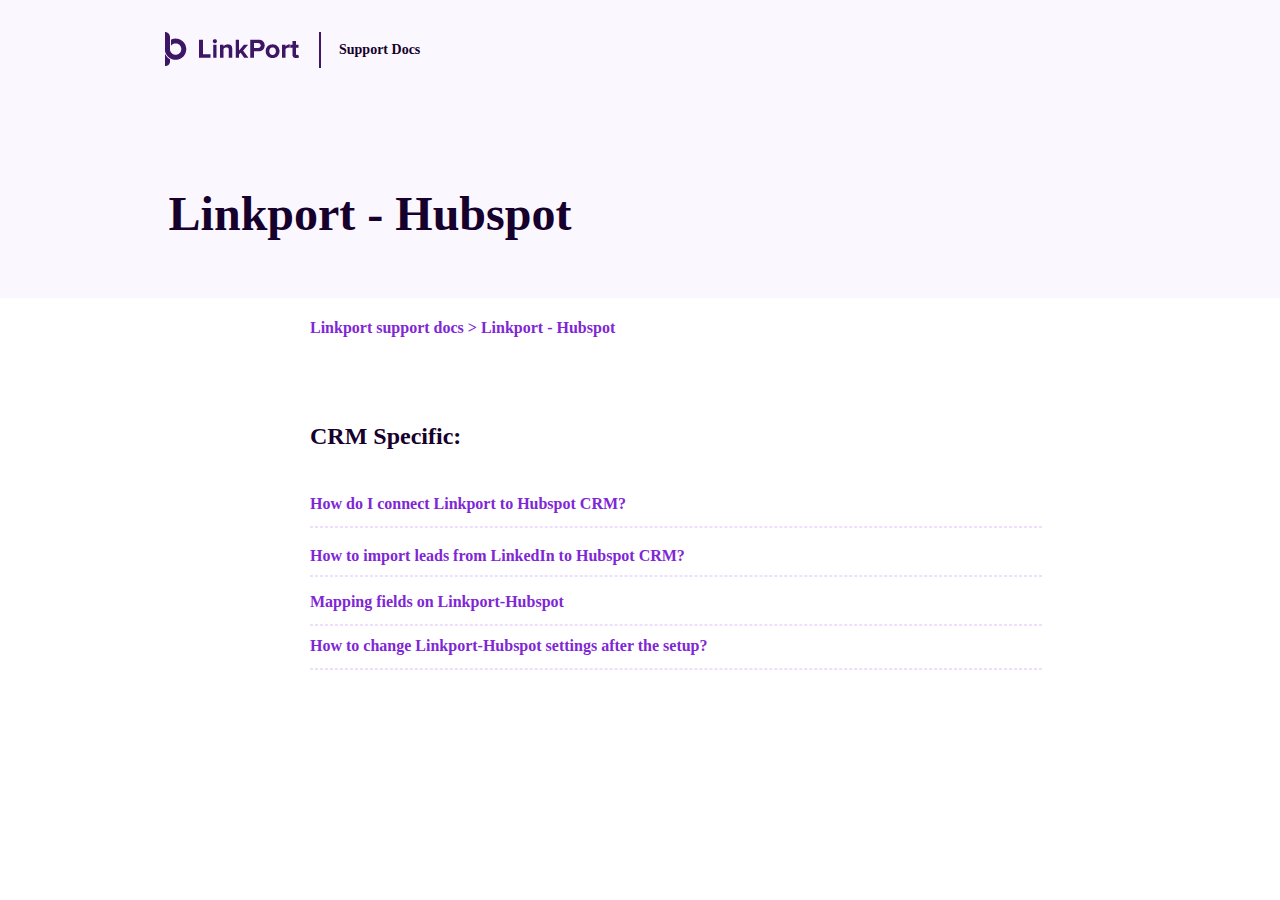
<file: crm-hobspot/index.html>
<!DOCTYPE html>
<html lang="en">
<head>
    <meta charset="UTF-8">
    <meta http-equiv="X-UA-Compatible" content="IE=edge">
    <meta name="viewport" content="width=device-width, initial-scale=1.0">
    <title>CRM-Hubspot</title>
    <link rel="stylesheet" href="styles.css">
</head>
<body>
    <!-- Heading -->
    <div class="block1">
    <div class="header"><img src="image.png" alt=""></div>
    <div class="vector"></div>
    <div class="supportDocs">Support Docs</div>
    <h1 id="heading">Linkport - Hubspot
    </div>

    <!-- Navigation -->

    <div class="navigate">
        <a href="#">Linkport support docs</a> > Linkport - Hubspot
    </div>

    <!-- Content -->
        
        <div class="text-style">CRM Specific:</div>

        <div class="item1">
        <a href="#" >How do I connect Linkport to Hubspot CRM?</a></div>
        <div class="line-dotted1"></div>
        <div class="item2">
        <a  href="#">How to import leads from LinkedIn to Hubspot CRM?</a></div>
        <div class="line-dotted2"></div> 
        <div class="item3">
        <a  href="#">Mapping fields on Linkport-Hubspot</a></div>
        <div class="line-dotted3"></div>
        <div class="item4">
        <a  href="#">How to change Linkport-Hubspot settings after the setup?</a></div>
        <div class="line-dotted4"></div>
        
      
    

    
</body>
</html>
</file>
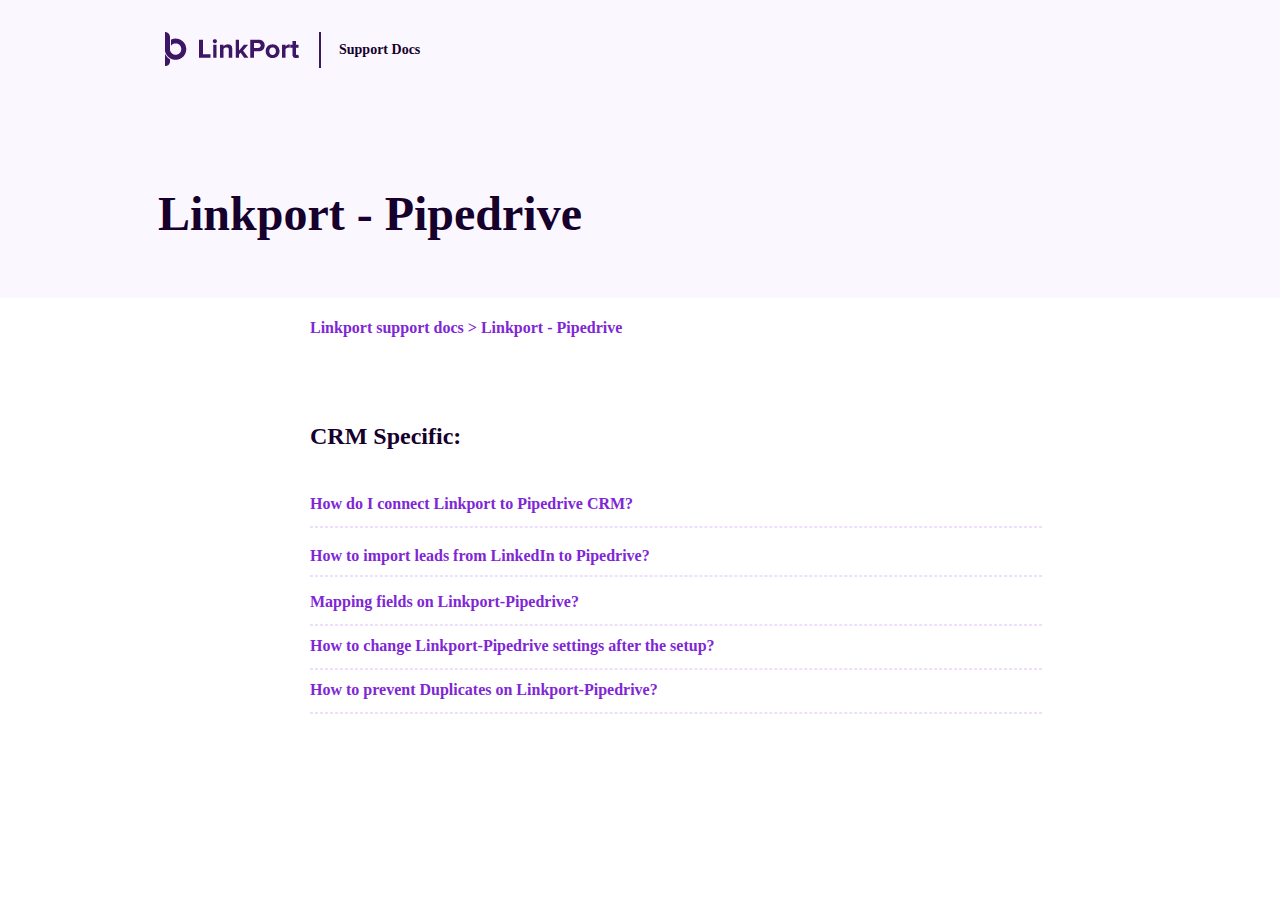
<file: crm-pipedrive/index.html>
<!DOCTYPE html>
<html lang="en">
<head>
    <meta charset="UTF-8">
    <meta http-equiv="X-UA-Compatible" content="IE=edge">
    <meta name="viewport" content="width=device-width, initial-scale=1.0">
    <title>CRM-Pipedrive</title>
    <link rel="stylesheet" href="styles.css">
</head>
<body>
    <!-- Heading -->
    <div class="block1">
    <div class="header"><img src="image.png" alt=""></div>
    <div class="vector"></div>
    <div class="supportDocs">Support Docs</div>
    <h1 id="heading">Linkport - Pipedrive</h1>
    </div>

    <!-- Navigation -->

    <div class="navigate">
        <a href="#">Linkport support docs</a> > Linkport - Pipedrive
    </div>

    <!-- Content -->
        
        <div class="text-style">CRM Specific:</div>

        <div class="item1">
        <a href="#" >How do I connect Linkport to Pipedrive CRM?</a></div>
        <div class="line-dotted1"></div>
        <div class="item2">
        <a  href="#">How to import leads from LinkedIn to Pipedrive?</a></div>
        <div class="line-dotted2"></div> 
        <div class="item3">
        <a  href="#">Mapping fields on Linkport-Pipedrive?</a></div>
        <div class="line-dotted3"></div>
        <div class="item4">
        <a  href="#">How to change Linkport-Pipedrive settings after the setup?</a></div>
        <div class="line-dotted4"></div>
        <div class="item5">
        <a  href="#">How to prevent Duplicates on Linkport-Pipedrive?</a></div>
        <div class="line-dotted5"></div>
      
    

    
</body>
</html>
</file>
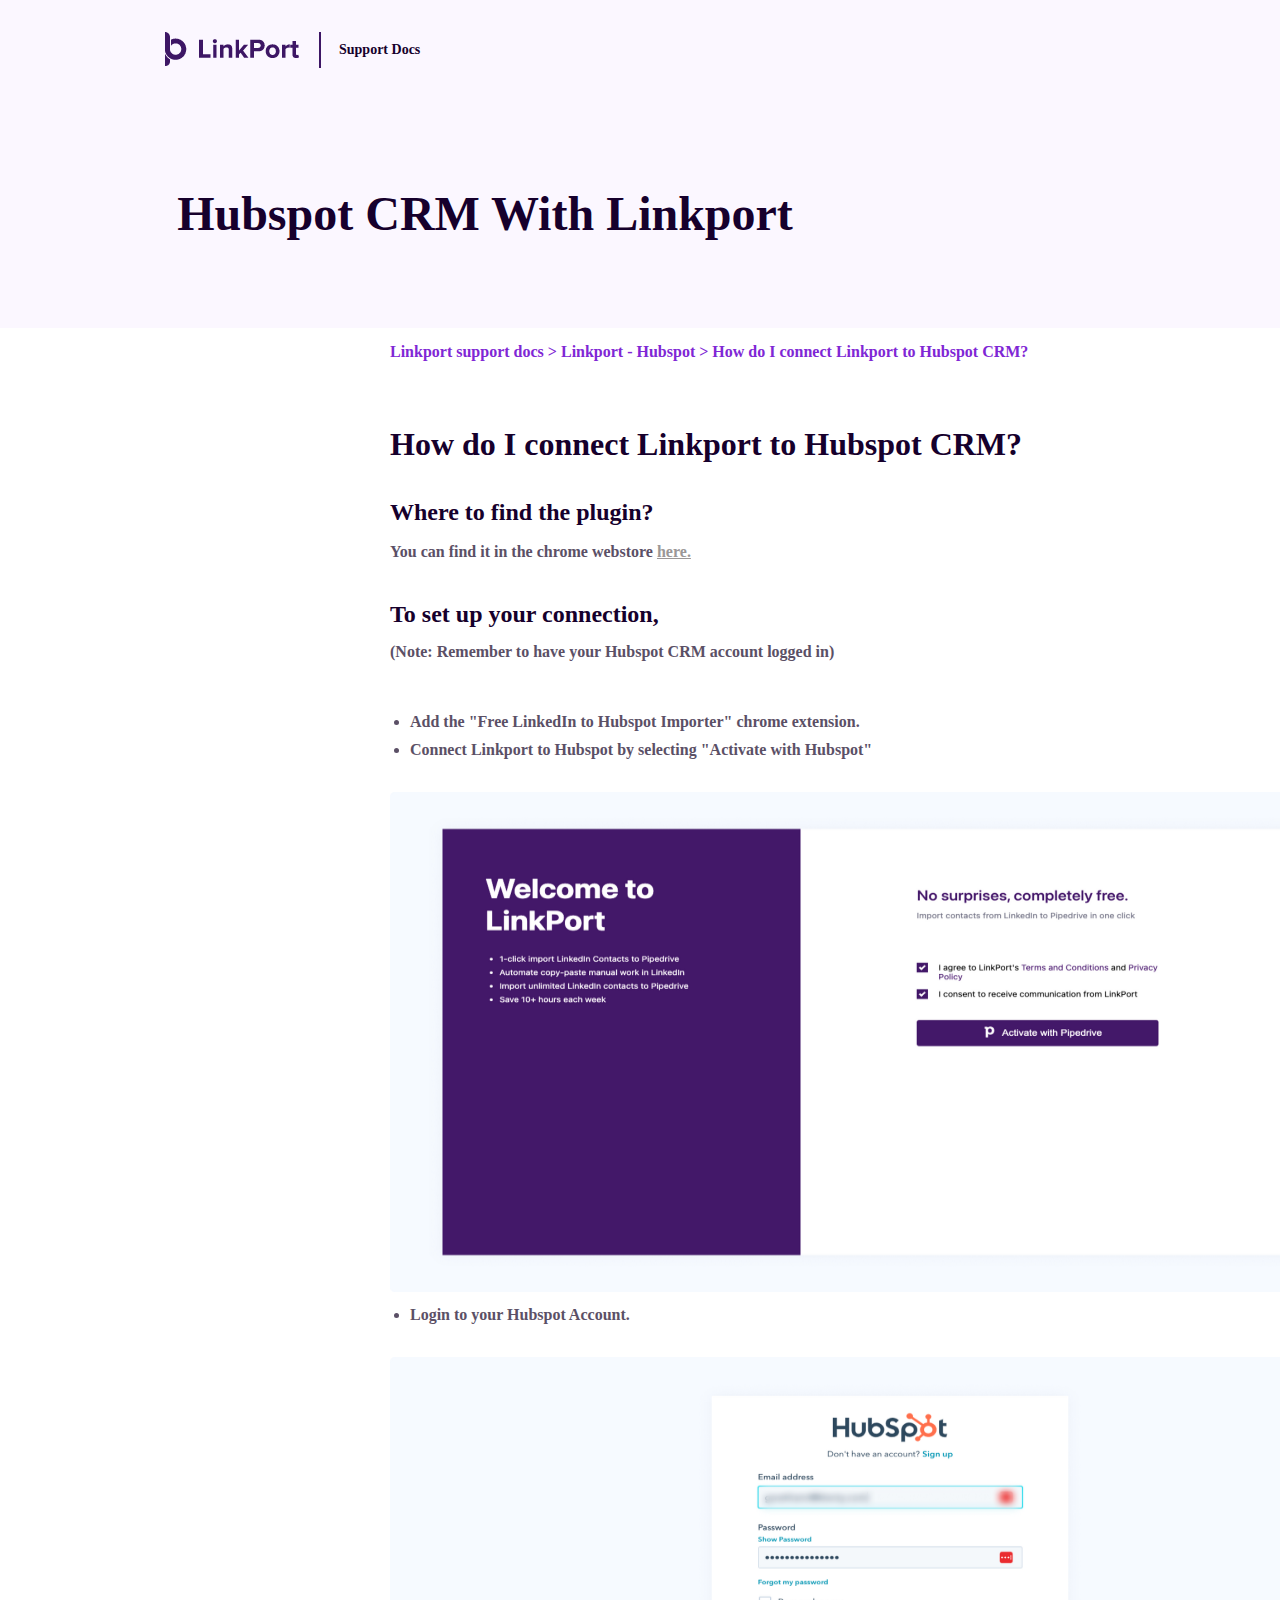
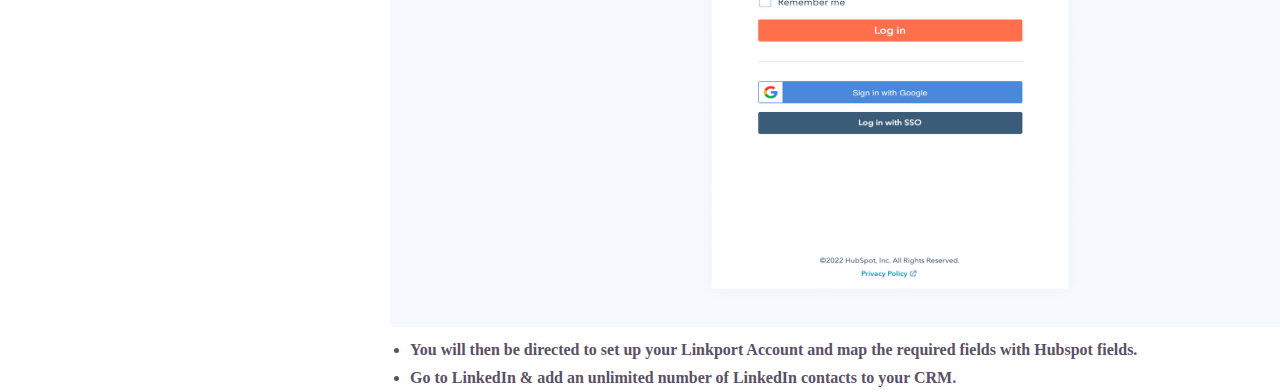
<file: hubspot-docs /query1/index.html>
<!DOCTYPE html>
<html lang="en">
<head>
    <meta charset="UTF-8">
    <meta http-equiv="X-UA-Compatible" content="IE=edge">
    <meta name="viewport" content="width=device-width, initial-scale=1.0">
    <title>hubspotQ1</title>
    <link rel="stylesheet" href="style.css">
</head>
<body>
    <!-- Heading -->
    <div class="block1">
        <div class="header"><img src="image.png" alt=""></div>
        <div class="vector"></div>
        <div class="supportDocs">Support Docs</div>
        <h1 id="heading">Hubspot CRM With Linkport
        </div>

      <!-- Navigation -->

      <div class="navigate">
        <a href="#">Linkport support docs</a> > <a href="#">Linkport - Hubspot</a> > How do I connect Linkport to Hubspot CRM?
    </div>
    
    <!-- Content -->

    <div class="heading1">How do I connect Linkport to Hubspot CRM?</div>

    <div class="text1">
        Where to find the plugin?
    </div><p class="p1">You can find it in the chrome webstore <a id="here" href="">here.</a></p>

    <div class="text2">
        To set up your connection, 
    </div><p class="p2">(<b>Note:</b> Remember to have your Hubspot CRM account logged in)</p>


    <ul class="p3">
        <li>Add the "Free LinkedIn to Hubspot Importer" chrome extension.</li>
        <li>Connect Linkport to Hubspot by selecting "Activate with Hubspot"</li><br>
        <img id="pipe" width="1000px" height="500px" src="pipestart.png" alt="">
        <li>Login to your Hubspot Account.</li><br>
        <img id="pipe" width="1000px" height="570px" src="q.png" alt="">
        <li>You will then be directed to set up your Linkport Account and map the required fields with Hubspot fields.</li>
        <li>Go to LinkedIn & add an unlimited number of LinkedIn contacts to your CRM.</li>
    </ul>
   




    
</body>
</html>
</file>
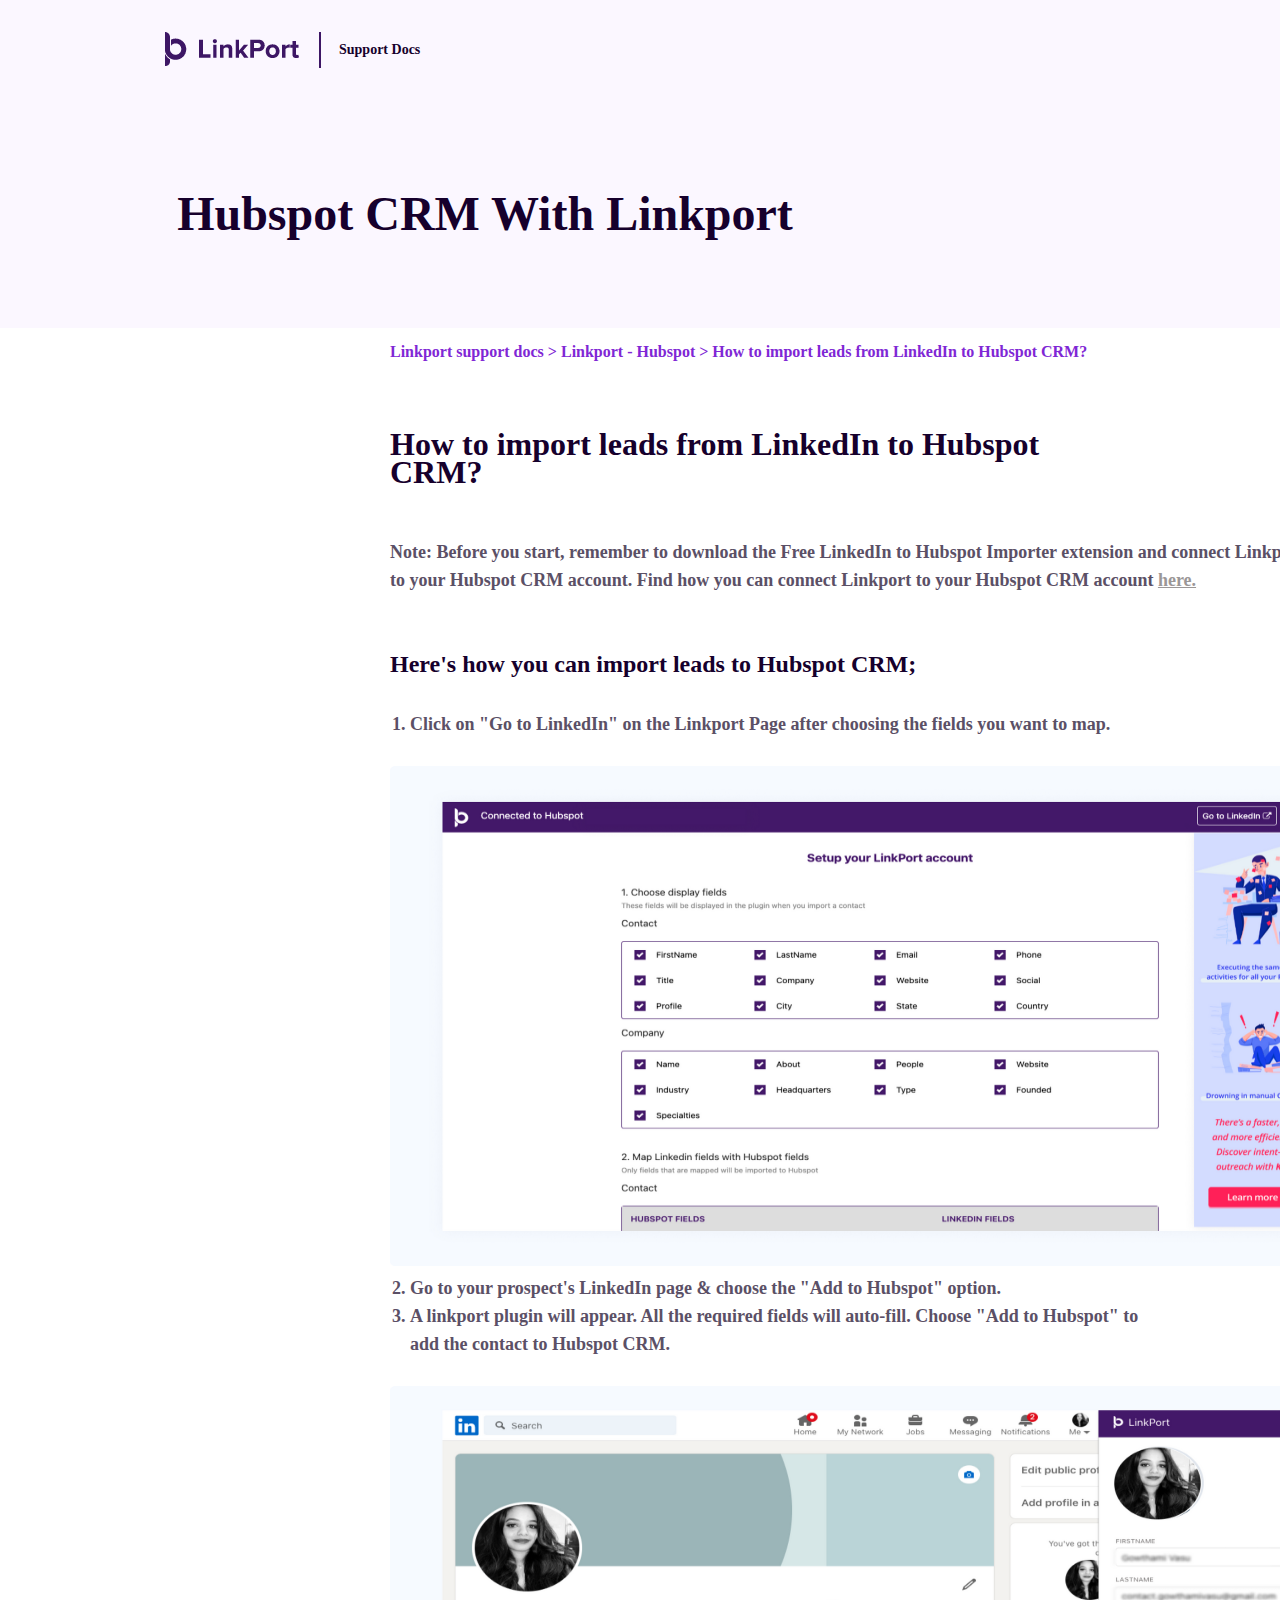
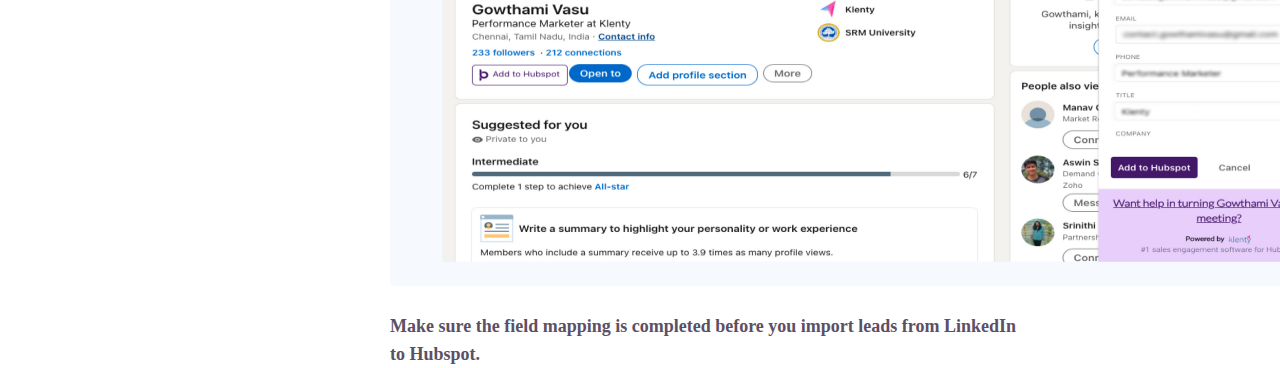
<file: hubspot-docs /query2/index.html>
<!DOCTYPE html>
<html lang="en">
<head>
    <meta charset="UTF-8">
    <meta http-equiv="X-UA-Compatible" content="IE=edge">
    <meta name="viewport" content="width=device-width, initial-scale=1.0">
    <title>hubspotQ2</title>
    <link rel="stylesheet" href="style.css">
</head>
<body>
     <!-- Heading -->
     <div class="block1">
        <div class="header"><img src="image.png" alt=""></div>
        <div class="vector"></div>
        <div class="supportDocs">Support Docs</div>
        <h1 id="heading">Hubspot CRM With Linkport
        </div>

        <!-- Navigation -->

      <div class="navigate">
        <a href="#">Linkport support docs</a> > <a href="#">Linkport - Hubspot</a> > How to import leads from LinkedIn to Hubspot CRM?
    </div>


    <!-- Content -->

    <div class="heading1">How to import leads from LinkedIn to Hubspot CRM?</div>
    <div class="text1">Note: Before you start, remember to download the Free LinkedIn to Hubspot Importer extension and connect Linkport to your Hubspot CRM account. Find how you can connect Linkport to your Hubspot CRM account <a id="here" href="">here.</a></div>
    

    <div class="text2">
        Here's how you can import leads to Hubspot CRM;
    </div>

    <ol class="p3">
        <li>Click on "Go to LinkedIn" on the Linkport Page after choosing the fields you want to map.</li><br>
        <img id="pipe" width="1000px" height="500px" src="1.png" alt="">
        <li>Go to your prospect's LinkedIn page & choose the "Add to Hubspot" option.</li>
        <li>A linkport plugin will appear. All the required fields will auto-fill. Choose "Add to Hubspot" to add the contact to Hubspot CRM.</li><br>
        <img id="pipe" width="1000px" height="500px" src="2.png" alt="">
        <p id="pipe1"><b>Make sure the field mapping is completed before you import leads from LinkedIn to Hubspot.</b></p>
    </ol>




</body>
</html>
</file>
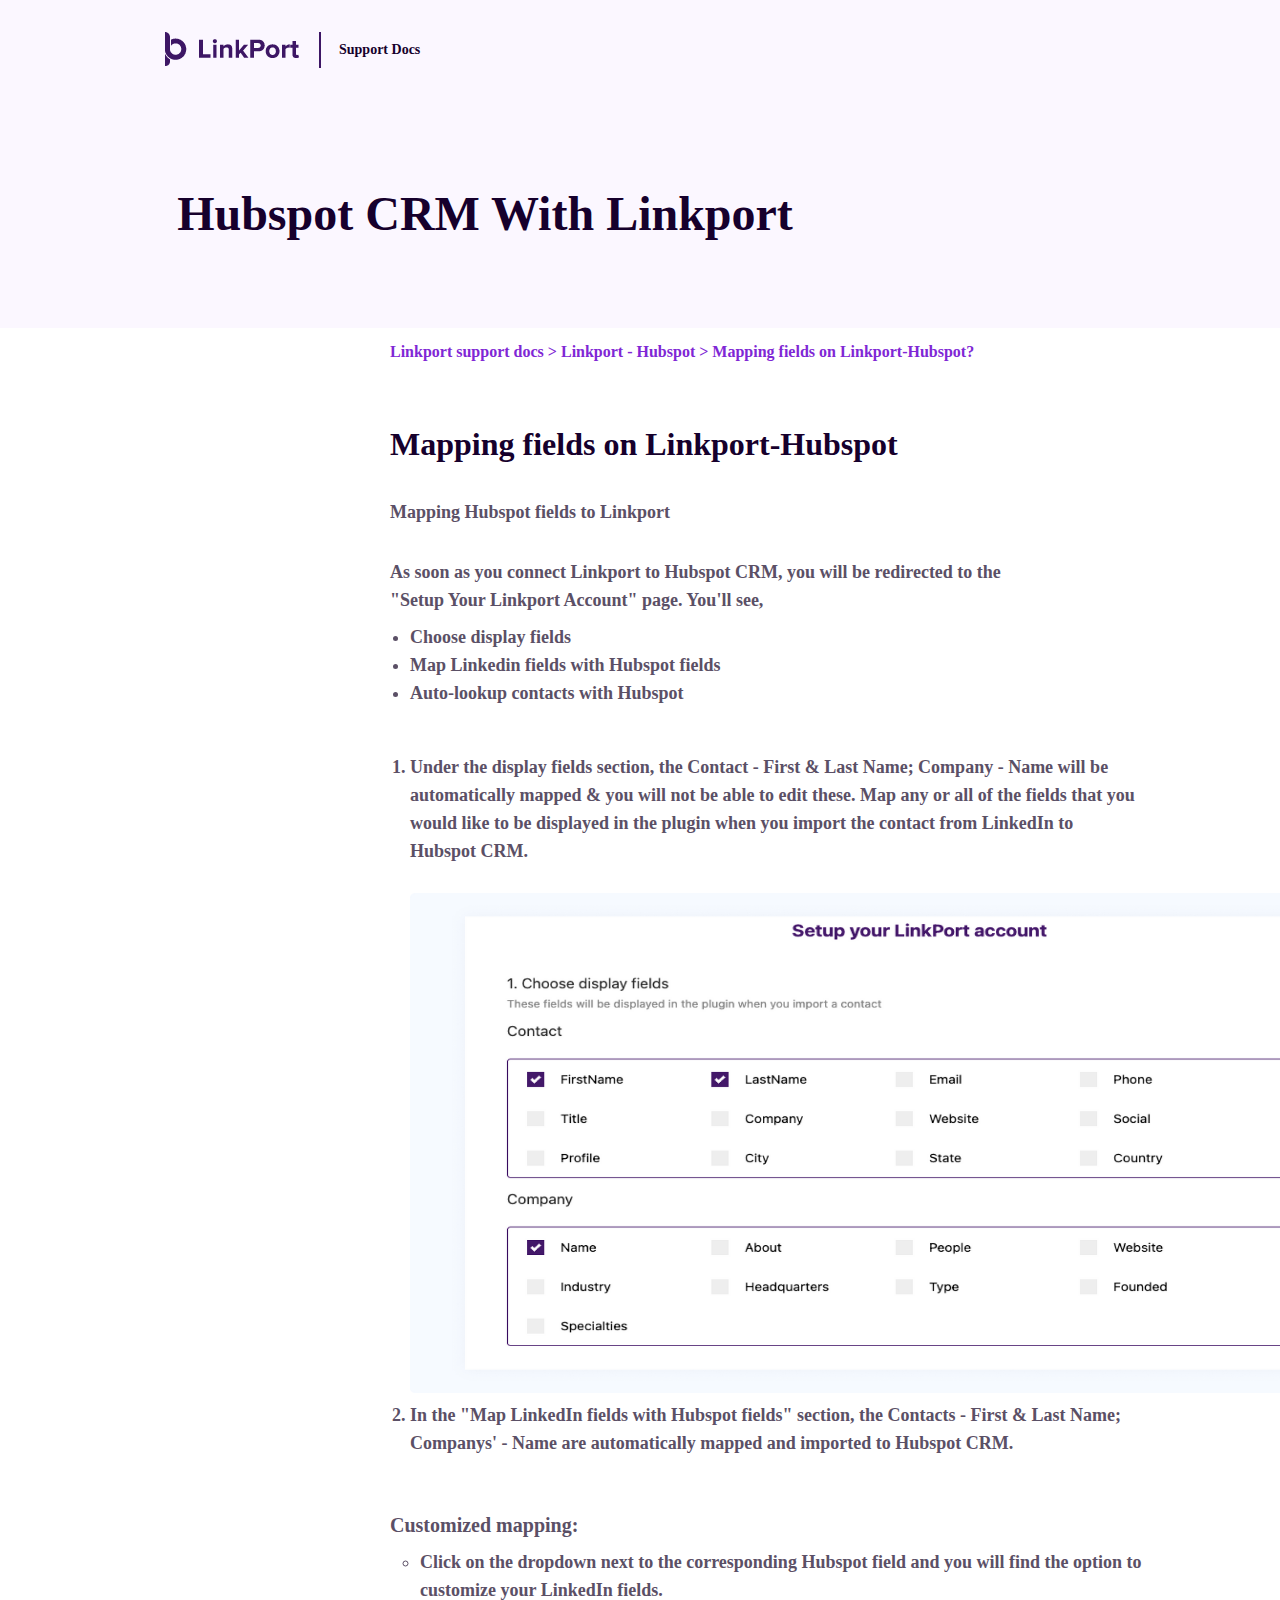
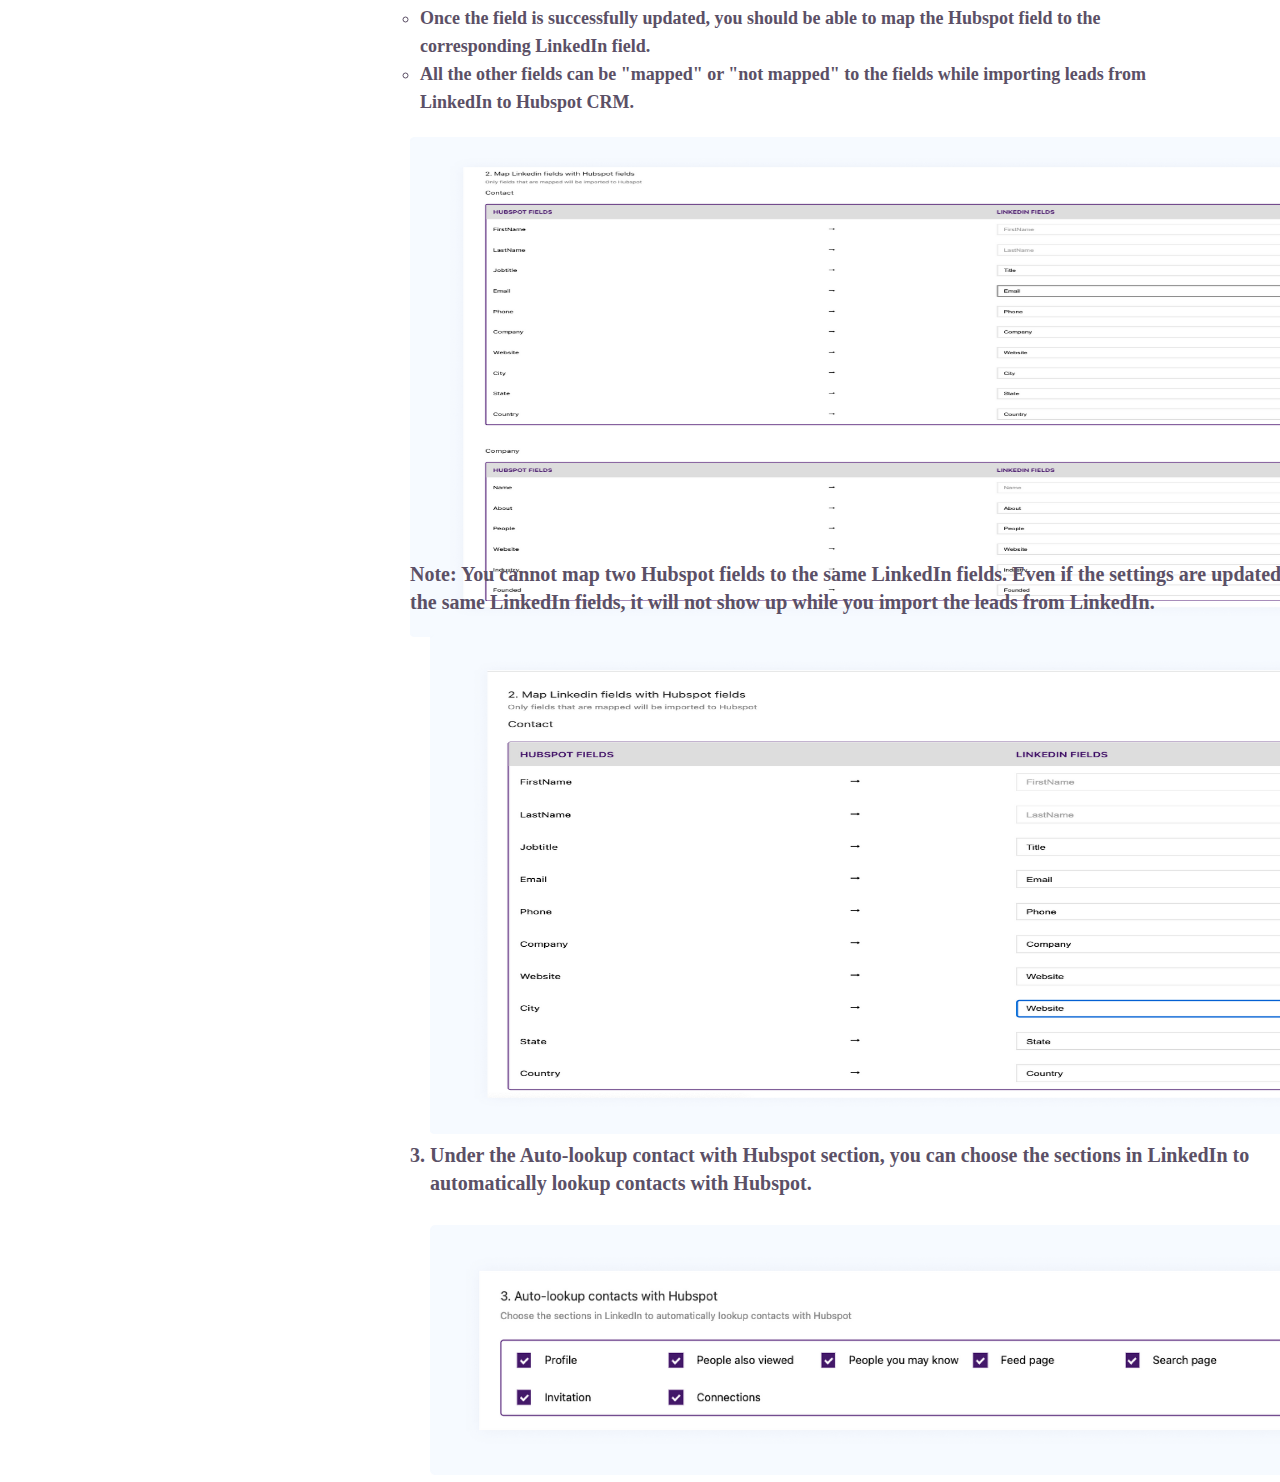
<file: hubspot-docs /query3/index.html>
<!DOCTYPE html>
<html lang="en">
<head>
    <meta charset="UTF-8">
    <meta http-equiv="X-UA-Compatible" content="IE=edge">
    <meta name="viewport" content="width=device-width, initial-scale=1.0">
    <title>hubspotQ3</title>
    <link rel="stylesheet" href="style.css">
</head>
<body>
   <!-- Heading -->
   <div class="block1">
    <div class="header"><img src="image.png" alt=""></div>
    <div class="vector"></div>
    <div class="supportDocs">Support Docs</div>
    <h1 id="heading">Hubspot CRM With Linkport
    </div>

    <!-- Navigation -->

    <div class="navigate">
        <a href="#">Linkport support docs</a> > <a href="#">Linkport - Hubspot</a> > Mapping fields on Linkport-Hubspot?
    </div>


    <!-- Content -->

    <div class="heading1">Mapping fields on Linkport-Hubspot</div>

    <div class="text1">Mapping Hubspot fields to Linkport</div>

    <div class="text2">As soon as you connect Linkport to Hubspot CRM, you will be redirected to the "Setup Your Linkport Account" page. You'll see, </div>

    <ul class="p3">
        <li>Choose display fields </li>
        <li>Map Linkedin fields with Hubspot fields</li>
        <li>Auto-lookup contacts with Hubspot</li>
    </ul>

    <ol class="p4">
        <li>Under the display fields section, the Contact - First & Last Name; Company - Name will be automatically mapped & you will not be able to edit these. Map any or all of the fields that you would like to be displayed in the plugin when you import the contact from LinkedIn to Hubspot CRM. </li><br>
        <img id="pipe" width="1000px" height="500px" src="1.png" alt="">
        <li>In the "Map LinkedIn fields with Hubspot fields" section, the Contacts - First & Last Name; Companys' - Name are automatically mapped and imported to Hubspot CRM. </li>
        <div class="text3">Customized mapping:</div>
        <ul class="p5">
            <li>Click on the dropdown next to the corresponding Hubspot field and you will find the option to customize your LinkedIn fields.</li>
            <li>Once the field is successfully updated, you should be able to map the Hubspot field to the corresponding LinkedIn field.</li>
            <li>All the other fields can be "mapped" or "not mapped" to the fields while importing leads from LinkedIn to Hubspot CRM.</li>
        </ul><br><br><br><br><br><br><br><br><br><br>
        <img id="pipe" width="1000px" height="500px" src="2.png" alt="">
    </ol>
    

    <div class="text4">Note: You cannot map two Hubspot fields to the same LinkedIn fields. Even if the settings are updated to the same LinkedIn fields, it will not show up while you import the leads from LinkedIn.</div>
    <ol start="3" class="p6">
    <img id="pipe" width="1000px" height="500px" src="3.png" alt="">
    <li>Under the Auto-lookup contact with Hubspot section, you can choose the sections in LinkedIn to automatically lookup contacts with Hubspot.</li>
    <br><img id="pipe" width="1000px" height="250px" src="4.png" alt="">
    </ol>

</body>
</html>
</file>
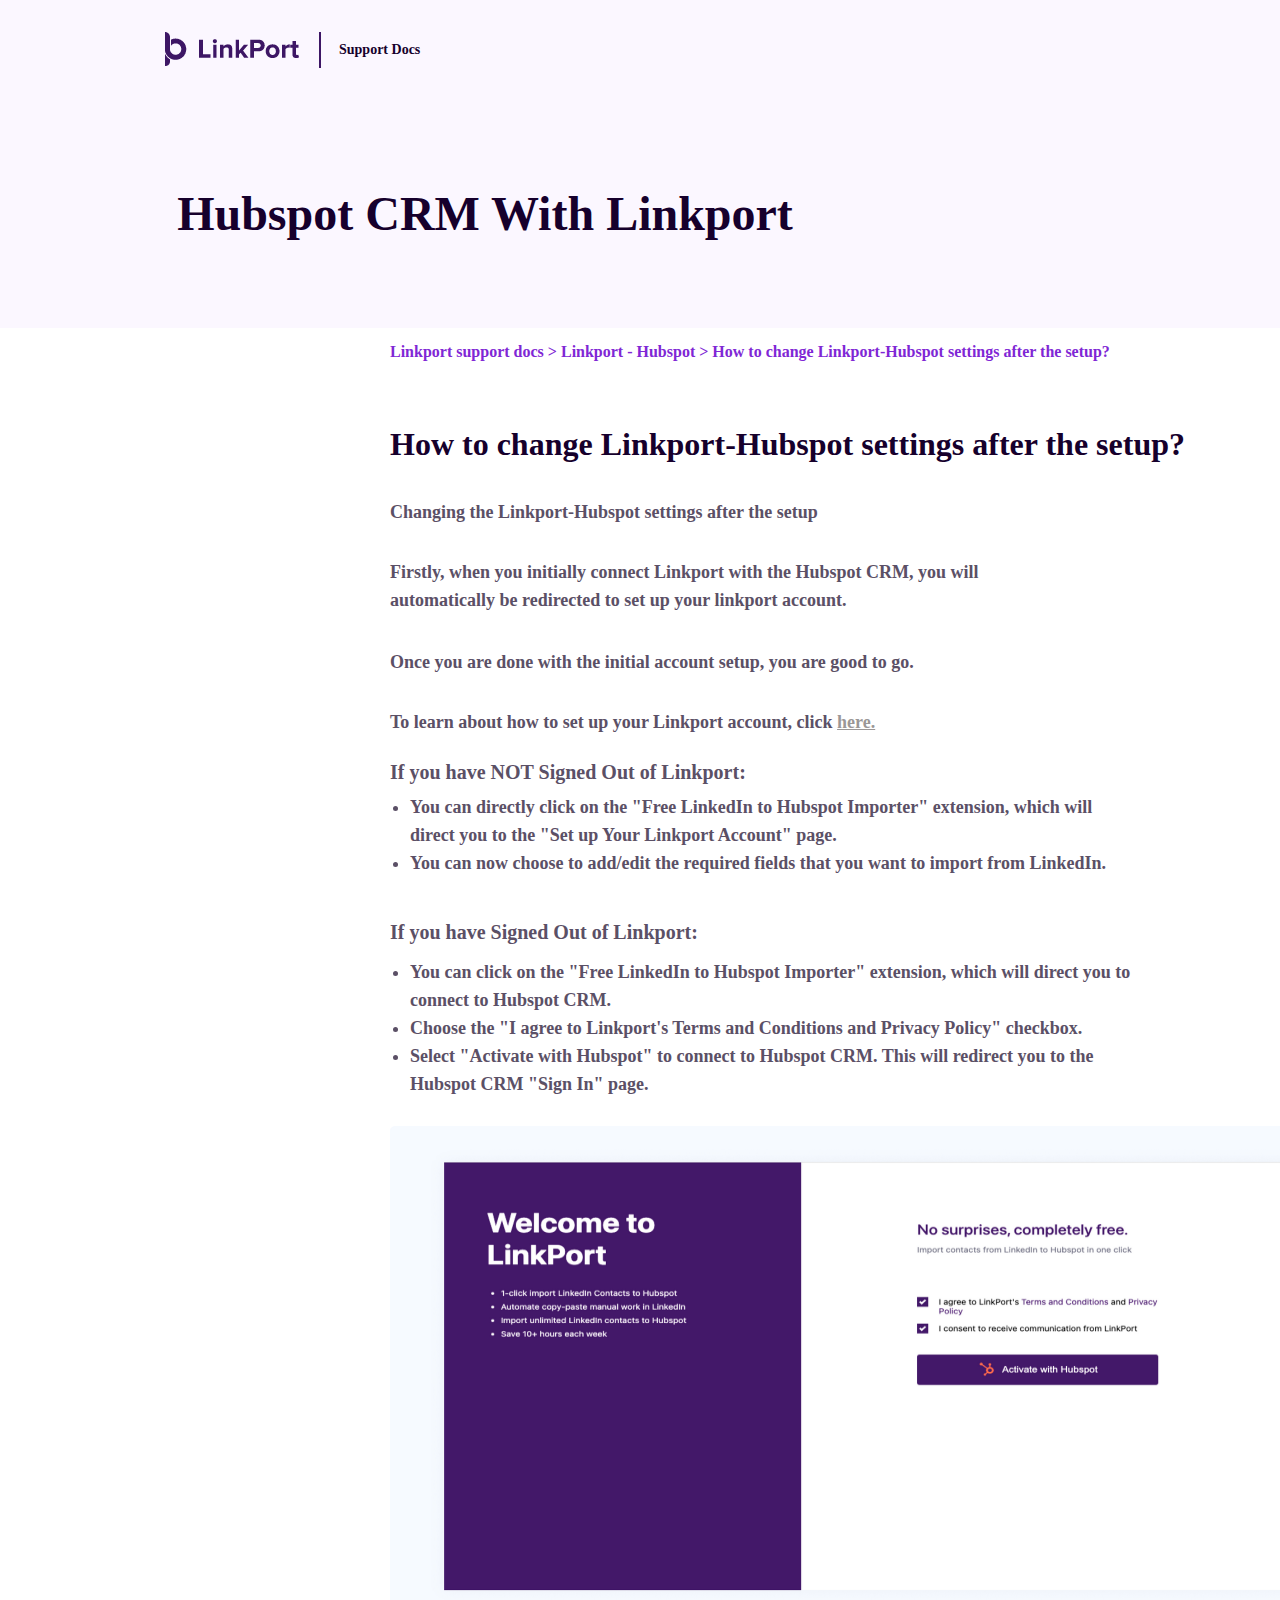
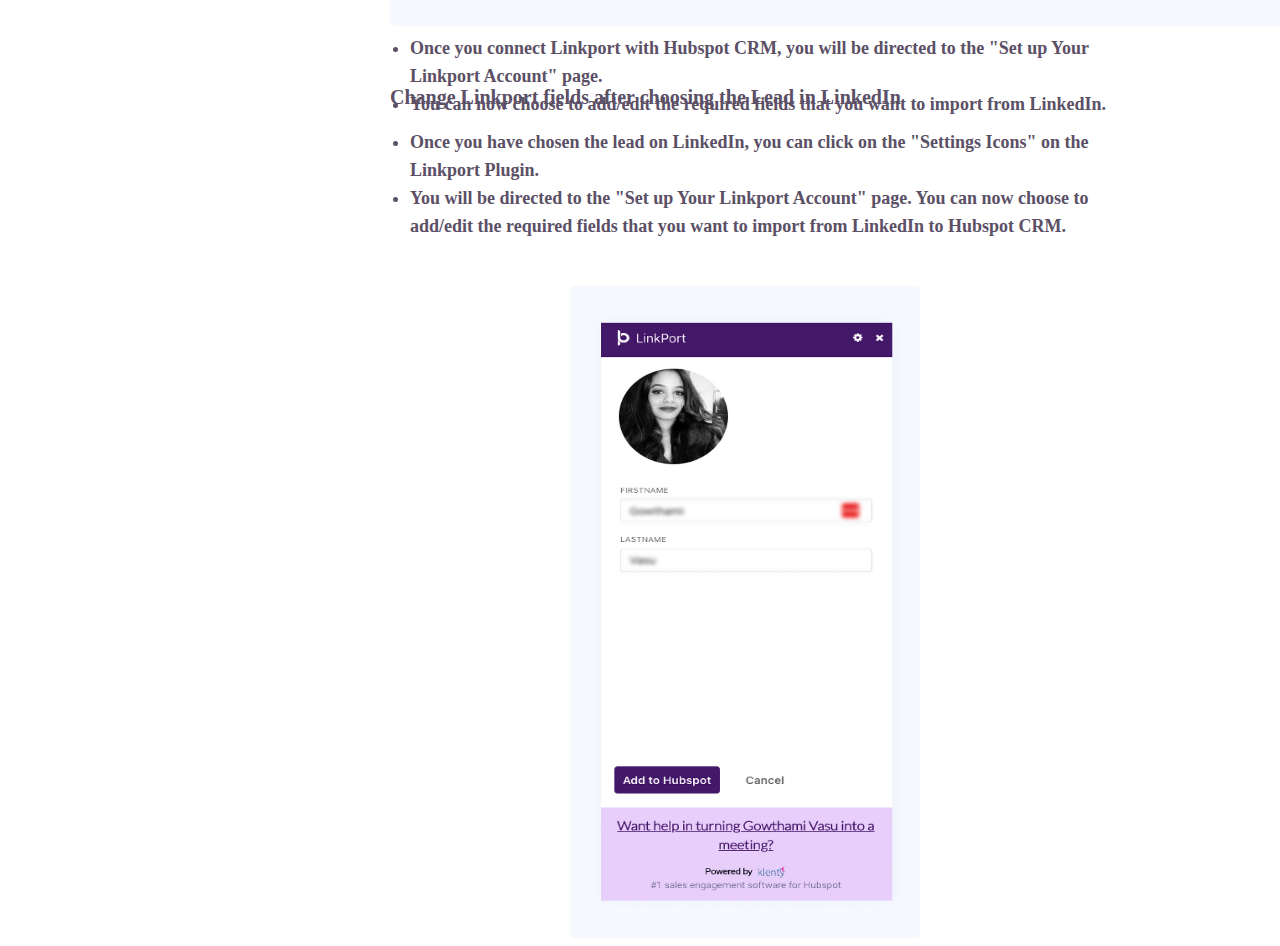
<file: hubspot-docs /query4/index.html>
<!DOCTYPE html>
<html lang="en">
<head>
    <meta charset="UTF-8">
    <meta http-equiv="X-UA-Compatible" content="IE=edge">
    <meta name="viewport" content="width=device-width, initial-scale=1.0">
    <title>hubspotQ4</title>
    <link rel="stylesheet" href="style.css">
</head>
<body>
   <!-- Heading -->
   <div class="block1">
    <div class="header"><img src="image.png" alt=""></div>
    <div class="vector"></div>
    <div class="supportDocs">Support Docs</div>
    <h1 id="heading">Hubspot CRM With Linkport
    </div>

    <!-- Navigation -->

    <div class="navigate">
        <a href="#">Linkport support docs</a> > <a href="#">Linkport - Hubspot</a> > How to change Linkport-Hubspot settings after the setup?
    </div>


    <!-- Content -->

    <div class="heading1">How to change Linkport-Hubspot settings after the setup?</div>

    <div class="text1">Changing the Linkport-Hubspot settings after the setup</div>

    <div class="text2">Firstly, when you initially connect Linkport with the Hubspot CRM, you will automatically be redirected to set up your linkport account.</div>

    <div class="text3">Once you are done with the initial account setup, you are good to go. </div>
    
    <div class="text4">To learn about how to set up your Linkport account, click <a id="here" href="">here.</a></div>

    <div class="text5">If you have NOT Signed Out of Linkport:</div>

    <ul class="p3">
        <li>You can directly click on the "Free LinkedIn to Hubspot Importer" extension, which will direct you to the "Set up Your Linkport Account" page.</li>
        <li>You can now choose to add/edit the required fields that you want to import from LinkedIn.</li>
    </ul>

    <div class="text6">If you have Signed Out of Linkport:</div>

    <ul class="p4">
        <li>You can click on the "Free LinkedIn to Hubspot Importer" extension, which will direct you to connect to Hubspot CRM. </li>
        <li>Choose the "I agree to Linkport's Terms and Conditions and Privacy Policy" checkbox.</li>
        <li>Select "Activate with Hubspot" to connect to Hubspot CRM. This will redirect you to the Hubspot CRM "Sign In" page.</li><br>
        <img id="pipe" width="1000px" height="500px" src="1.png" alt="">
        <li>Once you connect Linkport with Hubspot CRM, you will be directed to the "Set up Your Linkport Account" page.</li>
        <li>You can now choose to add/edit the required fields that you want to import from LinkedIn.</li>
    </ul>

    <div class="text7">Change Linkport fields after choosing the Lead in LinkedIn</div>

    <ul class="p5">
        <li>Once you have chosen the lead on LinkedIn, you can click on the "Settings Icons" on the Linkport Plugin.</li>
        <li>You will be directed to the "Set up Your Linkport Account" page. You can now choose to add/edit the required fields that you want to import from LinkedIn to Hubspot CRM.</li><br>
        <p id="move"><img id="pipe" width="350vh" height="652vh" src="2.png" alt=""></p>
    </ul>


    
</body>
</html>
</file>
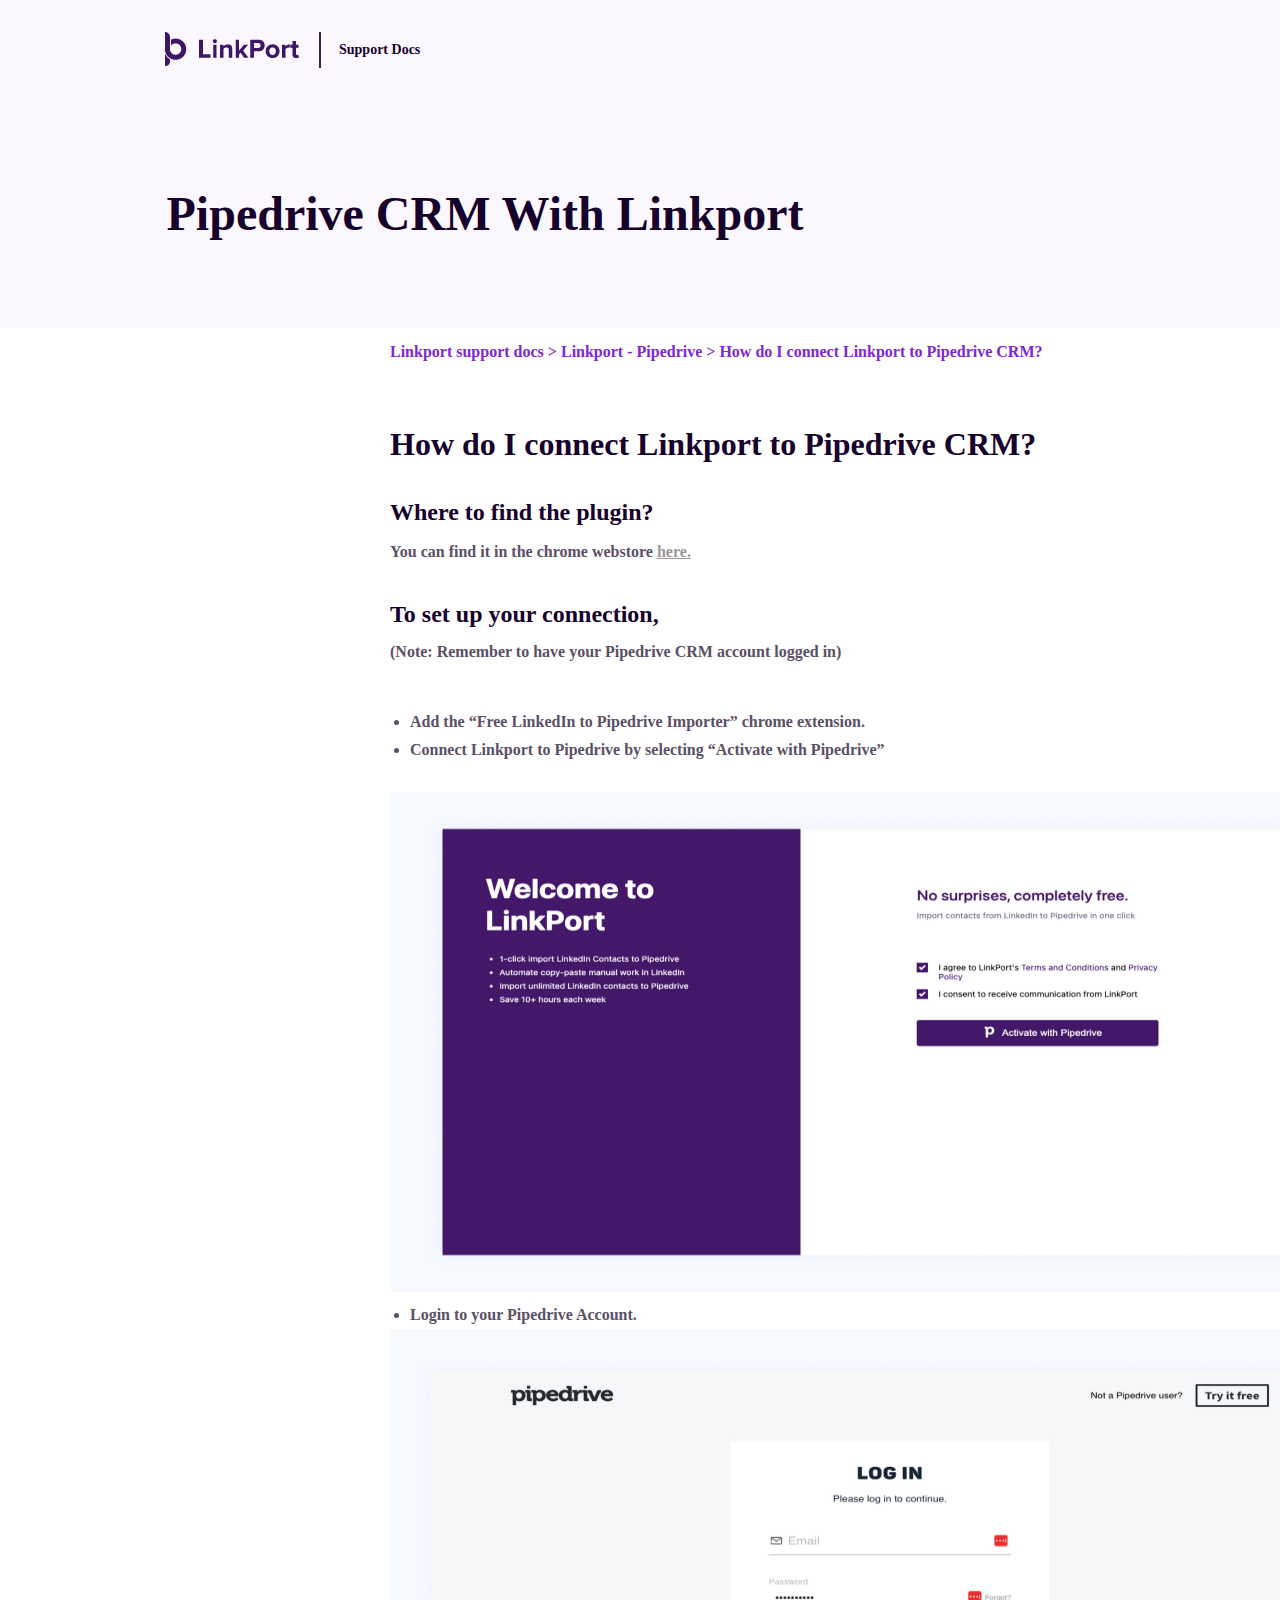
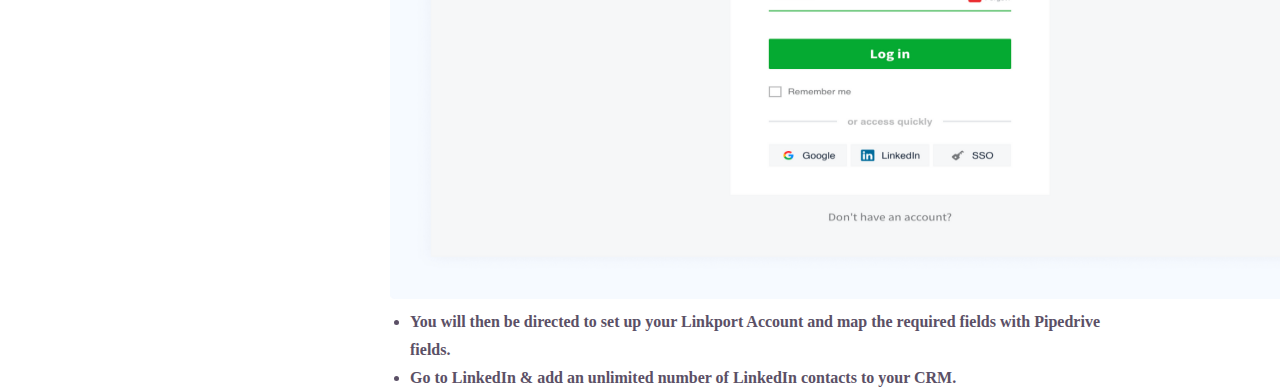
<file: pipedrive-docs/query1/index.html>
<!DOCTYPE html>
<html lang="en">
<head>
    <meta charset="UTF-8">
    <meta http-equiv="X-UA-Compatible" content="IE=edge">
    <meta name="viewport" content="width=device-width, initial-scale=1.0">
    <title>pipedriveQ1</title>
    <link rel="stylesheet" href="style.css">
</head>
<body>
    <!-- Heading -->
    <div class="block1">
        <div class="header"><img src="image.png" alt=""></div>
        <div class="vector"></div>
        <div class="supportDocs">Support Docs</div>
        <h1 id="heading">Pipedrive CRM With Linkport
        </div>

      <!-- Navigation -->

      <div class="navigate">
        <a href="#">Linkport support docs</a> > <a href="#">Linkport - Pipedrive</a> > How do I connect Linkport to Pipedrive CRM?
    </div>
    
    <!-- Content -->

    <div class="heading1">How do I connect Linkport to Pipedrive CRM?</div>

    <div class="text1">
        Where to find the plugin?
    </div><p class="p1">You can find it in the chrome webstore <a id="here" href="">here.</a></p>

    <div class="text2">
        To set up your connection, 
    </div><p class="p2">(<b>Note:</b> Remember to have your Pipedrive CRM account logged in)</p>


    <ul class="p3">
        <li>Add the “Free LinkedIn to Pipedrive Importer” chrome extension.</li>
        <li>Connect Linkport to Pipedrive by selecting “Activate with Pipedrive”</li><br>
        <img id="pipe" width="1000px" height="500px" src="pipestart.png" alt="">
        <li>Login to your Pipedrive Account.</li>
        <img id="pipe" width="1000px" height="570px" src="pipelog.png" alt="">
        <li>You will then be directed to set up your Linkport Account and map the required fields with Pipedrive fields.</li>
        <li>Go to LinkedIn & add an unlimited number of LinkedIn contacts to your CRM.</li>
    </ul>
   




    
</body>
</html>
</file>
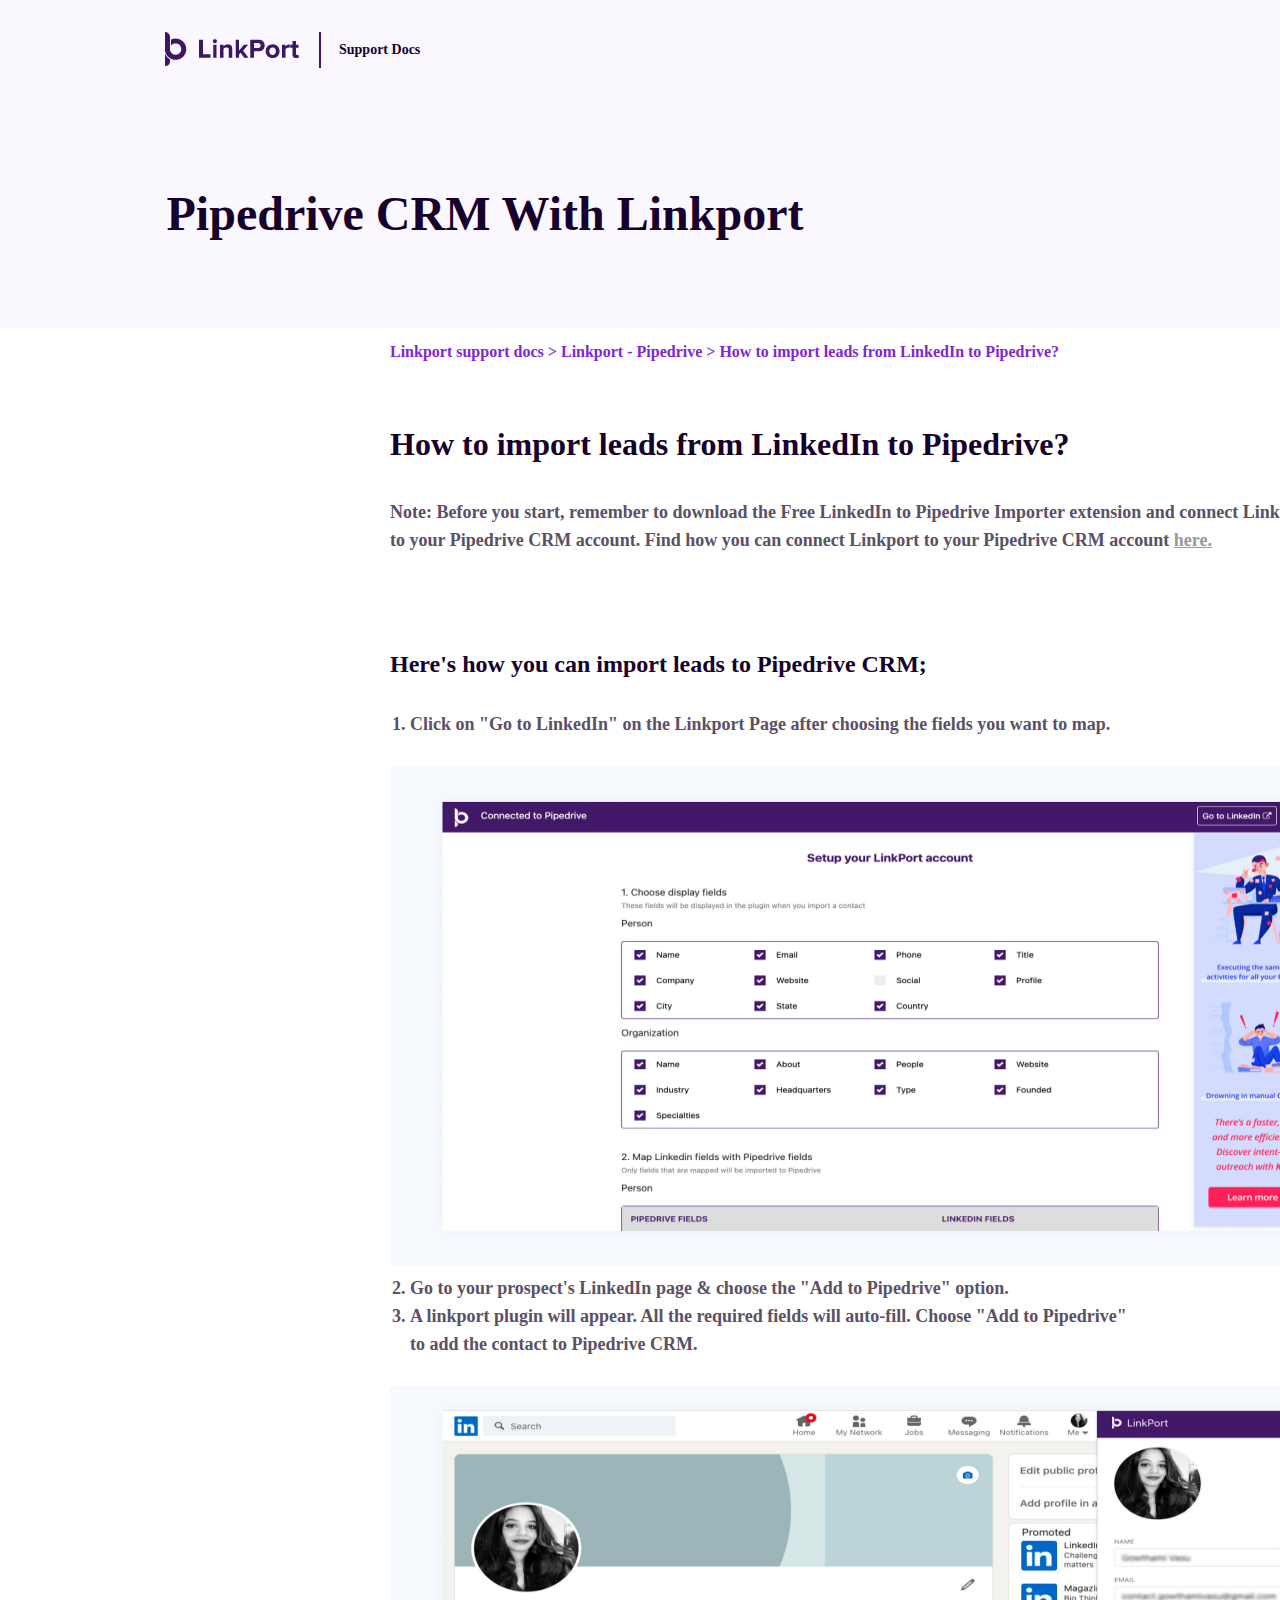
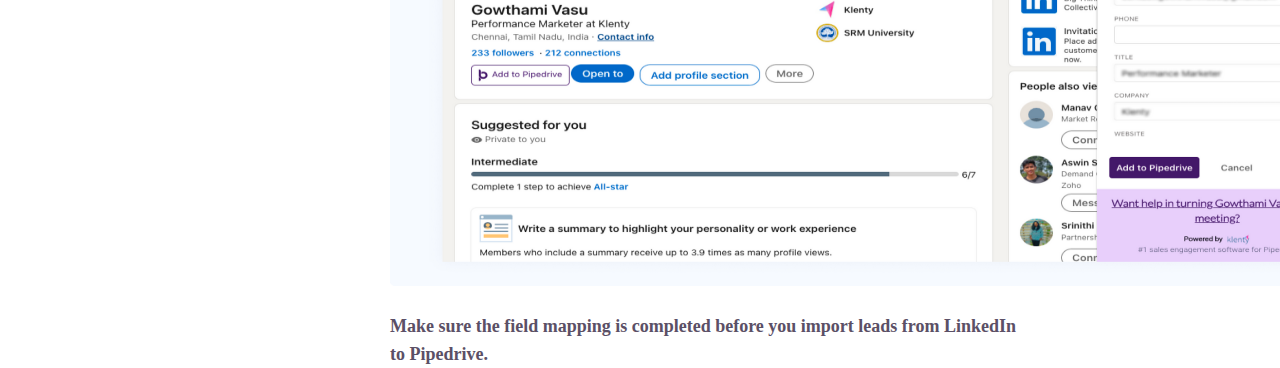
<file: pipedrive-docs/query2/index.html>
<!DOCTYPE html>
<html lang="en">
<head>
    <meta charset="UTF-8">
    <meta http-equiv="X-UA-Compatible" content="IE=edge">
    <meta name="viewport" content="width=device-width, initial-scale=1.0">
    <title>pipedriveQ2</title>
    <link rel="stylesheet" href="style.css">
</head>
<body>
     <!-- Heading -->
     <div class="block1">
        <div class="header"><img src="image.png" alt=""></div>
        <div class="vector"></div>
        <div class="supportDocs">Support Docs</div>
        <h1 id="heading">Pipedrive CRM With Linkport
        </div>

        <!-- Navigation -->

      <div class="navigate">
        <a href="#">Linkport support docs</a> > <a href="#">Linkport - Pipedrive</a> > How to import leads from LinkedIn to Pipedrive?
    </div>


    <!-- Content -->

    <div class="heading1">How to import leads from LinkedIn to Pipedrive?</div>
    <div class="text1">Note: Before you start, remember to download the Free LinkedIn to Pipedrive Importer extension and connect Linkport to your Pipedrive CRM account. Find how you can connect Linkport to your Pipedrive CRM account  <a id="here" href="">here.</a></div>
    

    <div class="text2">
        Here's how you can import leads to Pipedrive CRM;
    </div>

    <ol class="p3">
        <li>Click on "Go to LinkedIn" on the Linkport Page after choosing the fields you want to map.</li><br>
        <img id="pipe" width="1000px" height="500px" src="cntpipr.png" alt="">
        <li>Go to your prospect's LinkedIn page & choose the "Add to Pipedrive" option.</li>
        <li>A linkport plugin will appear. All the required fields will auto-fill. Choose "Add to Pipedrive" to add the contact to Pipedrive CRM.</li><br>
        <img id="pipe" width="1000px" height="500px" src="linkedin.png" alt="">
        <p id="pipe1"><b>Make sure the field mapping is completed before you import leads from LinkedIn to Pipedrive.</b></p>
    </ol>




</body>
</html>
</file>
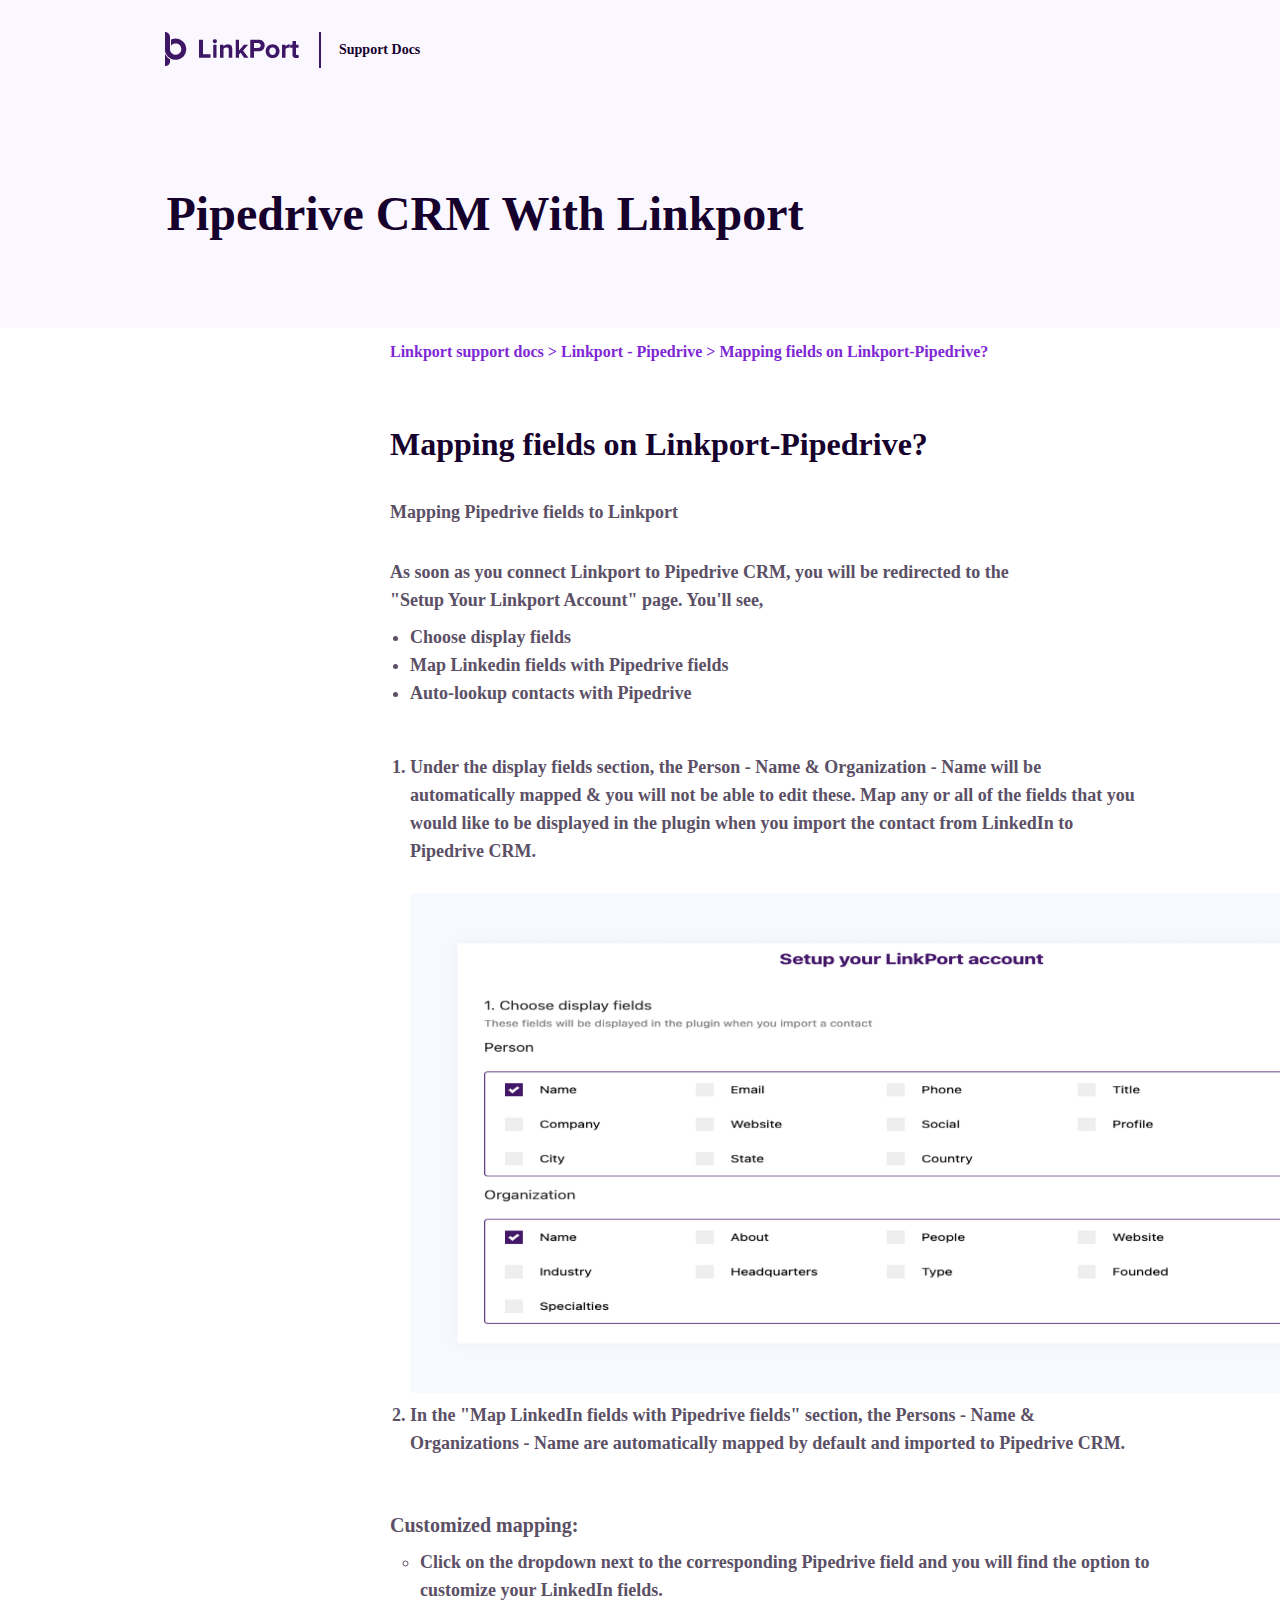
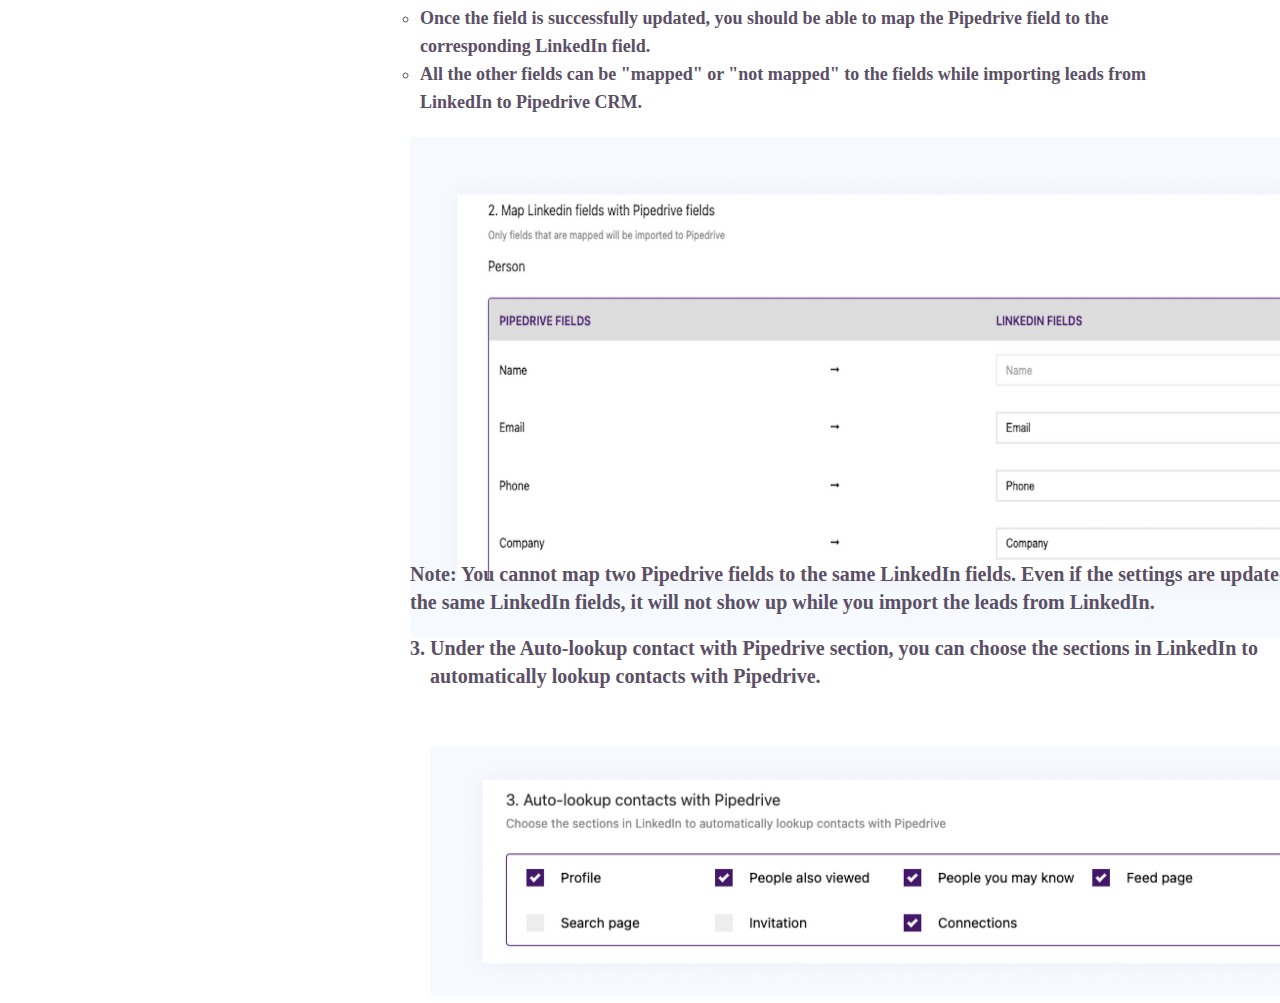
<file: pipedrive-docs/query3/index.html>
<!DOCTYPE html>
<html lang="en">
<head>
    <meta charset="UTF-8">
    <meta http-equiv="X-UA-Compatible" content="IE=edge">
    <meta name="viewport" content="width=device-width, initial-scale=1.0">
    <title>pipedriveQ3</title>
    <link rel="stylesheet" href="style.css">
</head>
<body>
   <!-- Heading -->
   <div class="block1">
    <div class="header"><img src="image.png" alt=""></div>
    <div class="vector"></div>
    <div class="supportDocs">Support Docs</div>
    <h1 id="heading">Pipedrive CRM With Linkport
    </div>

    <!-- Navigation -->

    <div class="navigate">
        <a href="#">Linkport support docs</a> > <a href="#">Linkport - Pipedrive</a> > Mapping fields on Linkport-Pipedrive?
    </div>


    <!-- Content -->

    <div class="heading1">Mapping fields on Linkport-Pipedrive?</div>

    <div class="text1">Mapping Pipedrive fields to Linkport</div>

    <div class="text2">As soon as you connect Linkport to Pipedrive CRM, you will be redirected to the "Setup Your Linkport Account" page. You'll see, </div>

    <ul class="p3">
        <li>Choose display fields </li>
        <li>Map Linkedin fields with Pipedrive fields</li>
        <li>Auto-lookup contacts with Pipedrive</li>
    </ul>

    <ol class="p4">
        <li>Under the display fields section, the Person - Name & Organization - Name will be automatically mapped & you will not be able to edit these. Map any or all of the fields that you would like to be displayed in the plugin when you import the contact from LinkedIn to Pipedrive CRM.</li><br>
        <img id="pipe" width="1000px" height="500px" src="1.png" alt="">
        <li>In the "Map LinkedIn fields with Pipedrive fields" section, the Persons - Name & Organizations - Name are automatically mapped by default and imported to Pipedrive CRM.</li>
        <div class="text3">Customized mapping:</div>
        <ul class="p5">
            <li>Click on the dropdown next to the corresponding Pipedrive field and you will find the option to customize your LinkedIn fields.</li>
            <li>Once the field is successfully updated, you should be able to map the Pipedrive field to the corresponding LinkedIn field.</li>
            <li>All the other fields can be "mapped" or "not mapped" to the fields while importing leads from LinkedIn to Pipedrive CRM.</li>
        </ul><br><br><br><br><br><br><br><br><br><br>
        <img id="pipe" width="1000px" height="500px" src="2.png" alt="">
    </ol>

    <div class="text4">Note: You cannot map two Pipedrive fields to the same LinkedIn fields. Even if the settings are updated to the same LinkedIn fields, it will not show up while you import the leads from LinkedIn.</div>

    <ol start="3" class="p6">
        <li>Under the Auto-lookup contact with Pipedrive section, you can choose the sections in LinkedIn to automatically lookup contacts with Pipedrive.</li><br><br>
        <img id="pipe" width="1000px" height="250px" src="3.png" alt="">
    </ol>


</body>
</html>
</file>
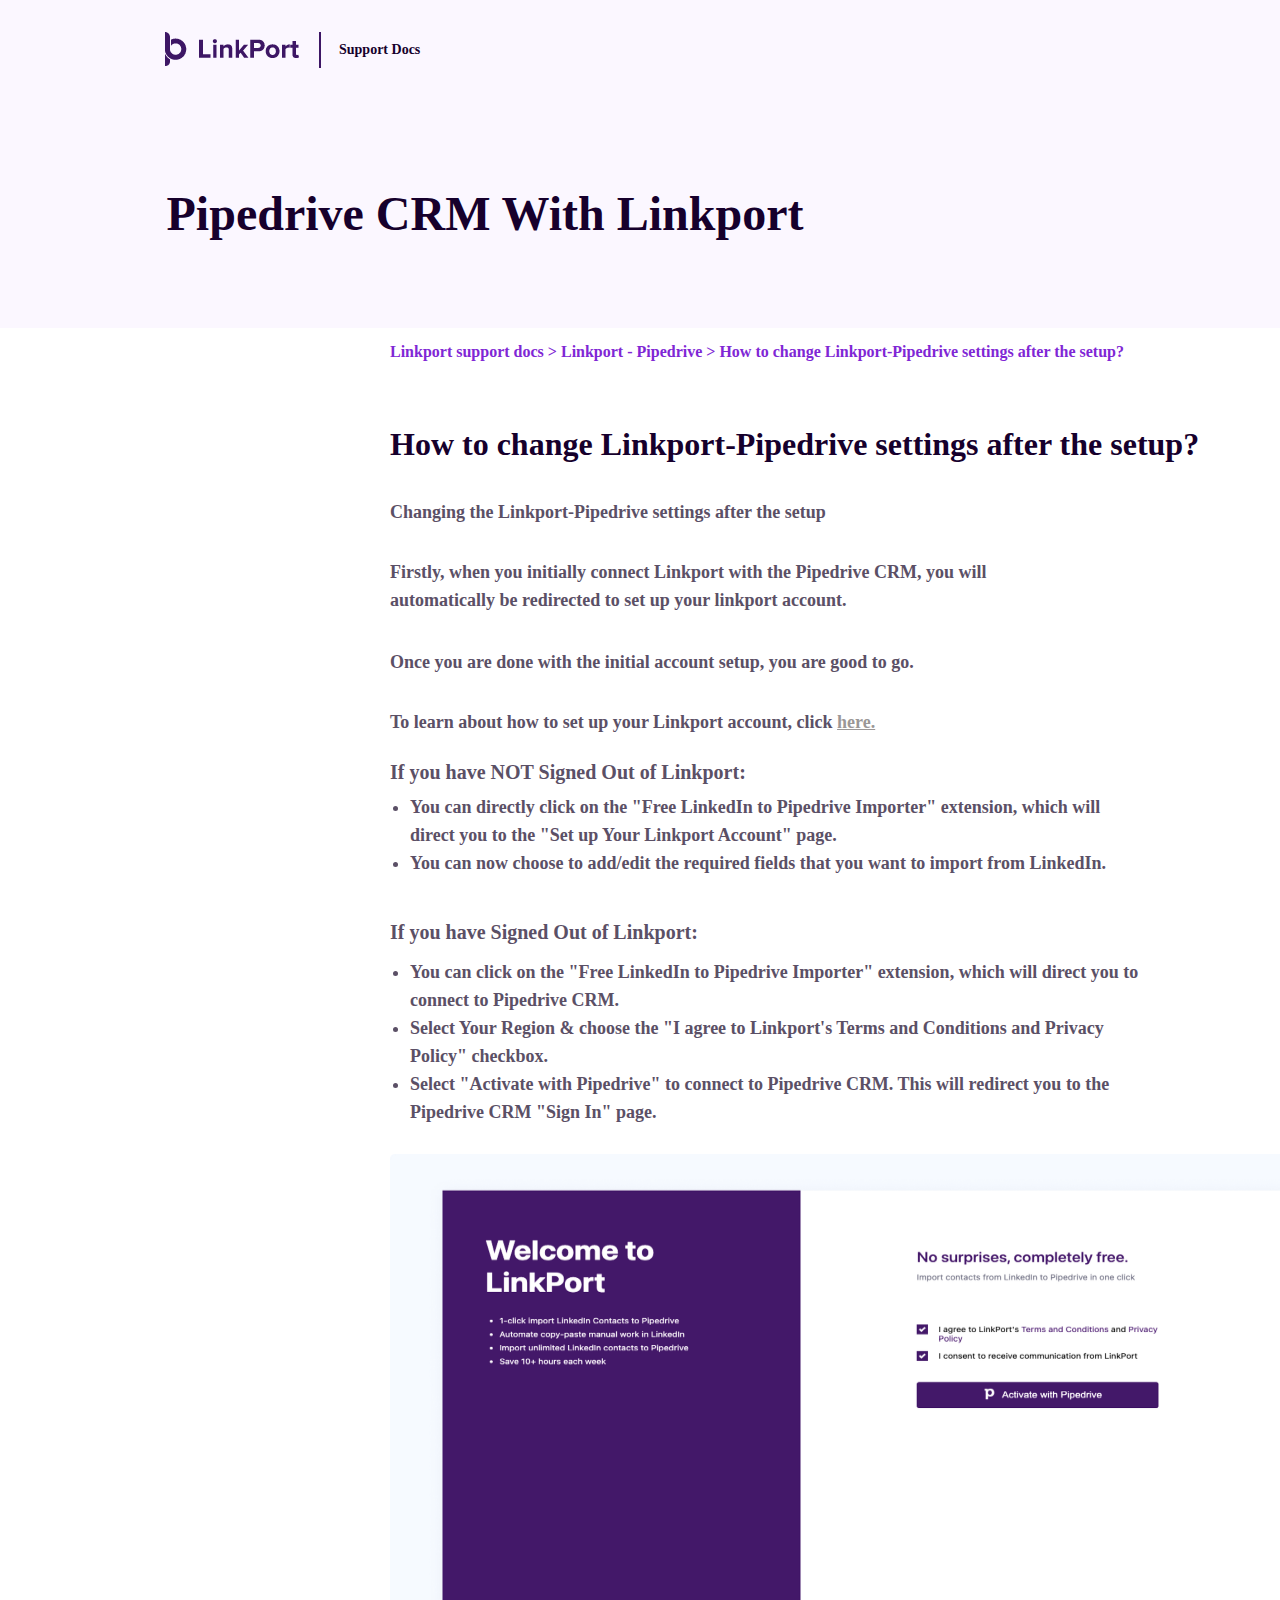
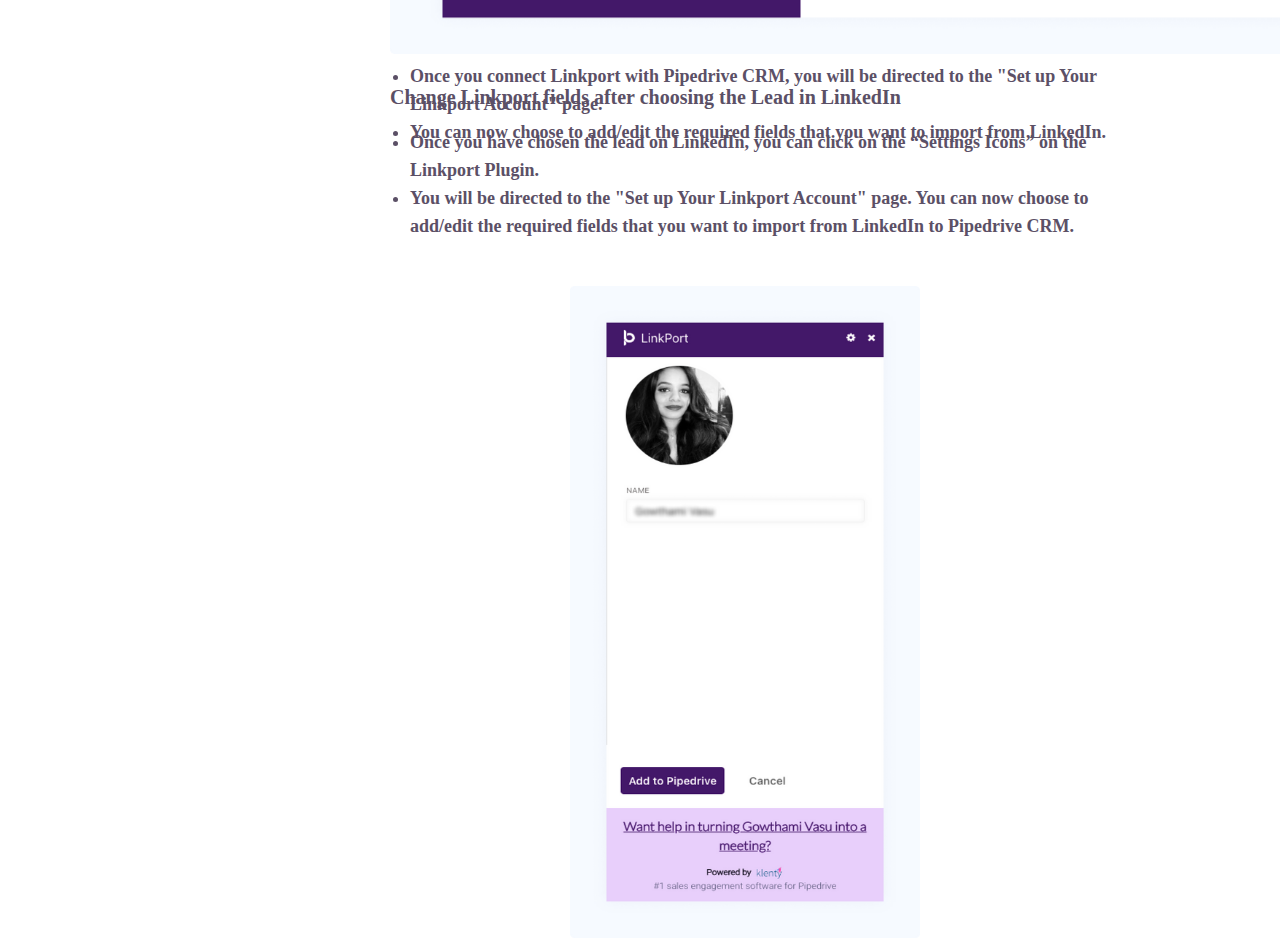
<file: pipedrive-docs/query4/index.html>
<!DOCTYPE html>
<html lang="en">
<head>
    <meta charset="UTF-8">
    <meta http-equiv="X-UA-Compatible" content="IE=edge">
    <meta name="viewport" content="width=device-width, initial-scale=1.0">
    <title>pipedriveQ4</title>
    <link rel="stylesheet" href="style.css">
</head>
<body>
   <!-- Heading -->
   <div class="block1">
    <div class="header"><img src="image.png" alt=""></div>
    <div class="vector"></div>
    <div class="supportDocs">Support Docs</div>
    <h1 id="heading">Pipedrive CRM With Linkport
    </div>

    <!-- Navigation -->

    <div class="navigate">
        <a href="#">Linkport support docs</a> > <a href="#">Linkport - Pipedrive</a> > How to change Linkport-Pipedrive settings after the setup?
    </div>


    <!-- Content -->

    <div class="heading1">How to change Linkport-Pipedrive settings after the setup?</div>

    <div class="text1">Changing the Linkport-Pipedrive settings after the setup</div>

    <div class="text2">Firstly, when you initially connect Linkport with the Pipedrive CRM, you will automatically be redirected to set up your linkport account.</div>

    <div class="text3">Once you are done with the initial account setup, you are good to go. </div>
    
    <div class="text4">To learn about how to set up your Linkport account, click <a id="here" href="">here.</a></div>

    <div class="text5">If you have NOT Signed Out of Linkport:</div>

    <ul class="p3">
        <li>You can directly click on the "Free LinkedIn to Pipedrive Importer" extension, which will direct you to the "Set up Your Linkport Account" page.</li>
        <li>You can now choose to add/edit the required fields that you want to import from LinkedIn.</li>
    </ul>

    <div class="text6">If you have Signed Out of Linkport:</div>

    <ul class="p4">
        <li>You can click on the "Free LinkedIn to Pipedrive Importer" extension, which will direct you to connect to Pipedrive CRM. </li>
        <li>Select Your Region & choose the "I agree to Linkport's Terms and Conditions and Privacy Policy" checkbox.</li>
        <li>Select "Activate with Pipedrive" to connect to Pipedrive CRM. This will redirect you to the Pipedrive CRM "Sign In" page.</li><br>
        <img id="pipe" width="1000px" height="500px" src="1.png" alt="">
        <li>Once you connect Linkport with Pipedrive CRM, you will be directed to the "Set up Your Linkport Account" page.</li>
        <li>You can now choose to add/edit the required fields that you want to import from LinkedIn.</li>
    </ul>

    <div class="text7">Change Linkport fields after choosing the Lead in LinkedIn</div>

    <ul class="p5">
        <li>Once you have chosen the lead on LinkedIn, you can click on the “Settings Icons” on the Linkport Plugin.</li>
        <li>You will be directed to the "Set up Your Linkport Account" page. You can now choose to add/edit the required fields that you want to import from LinkedIn to Pipedrive CRM.</li><br>
        <p id="move"><img id="pipe" width="350vh" height="652vh" src="2.png" alt=""></p>
    </ul>


    
</body>
</html>
</file>
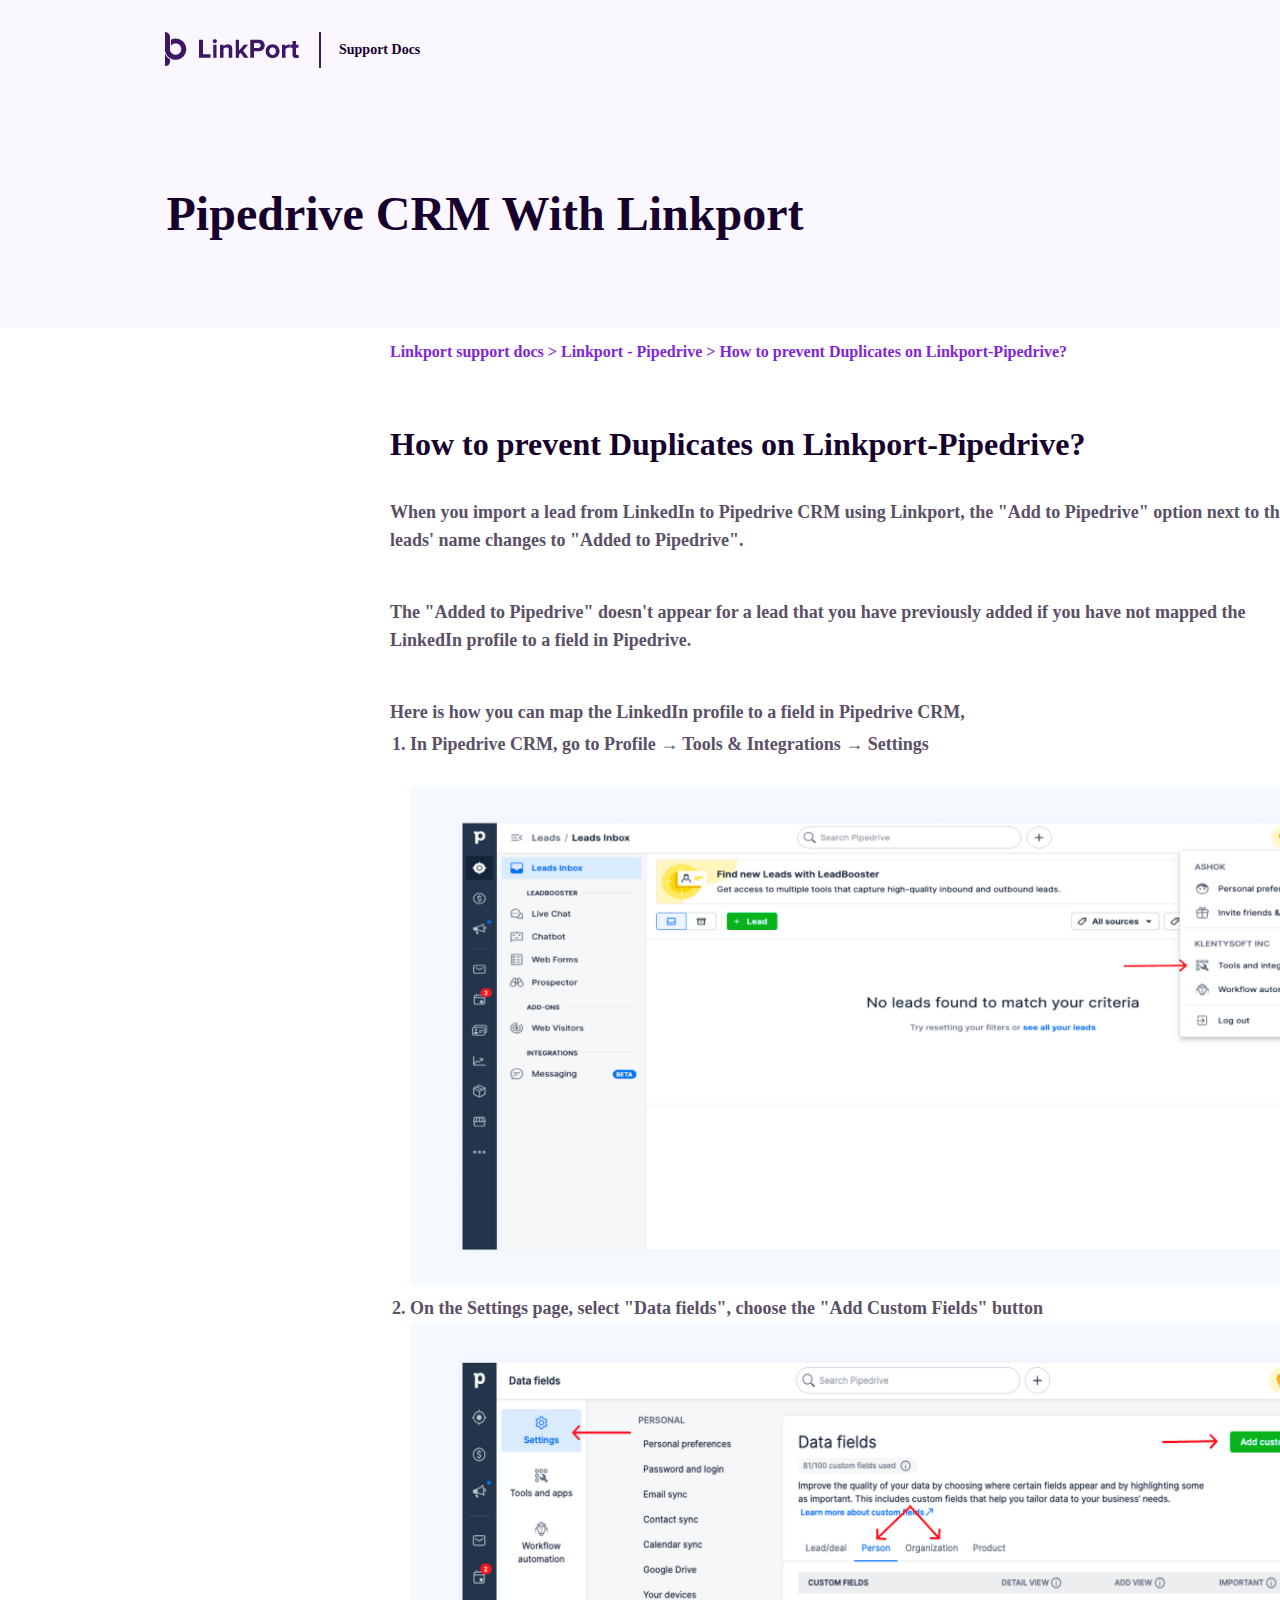
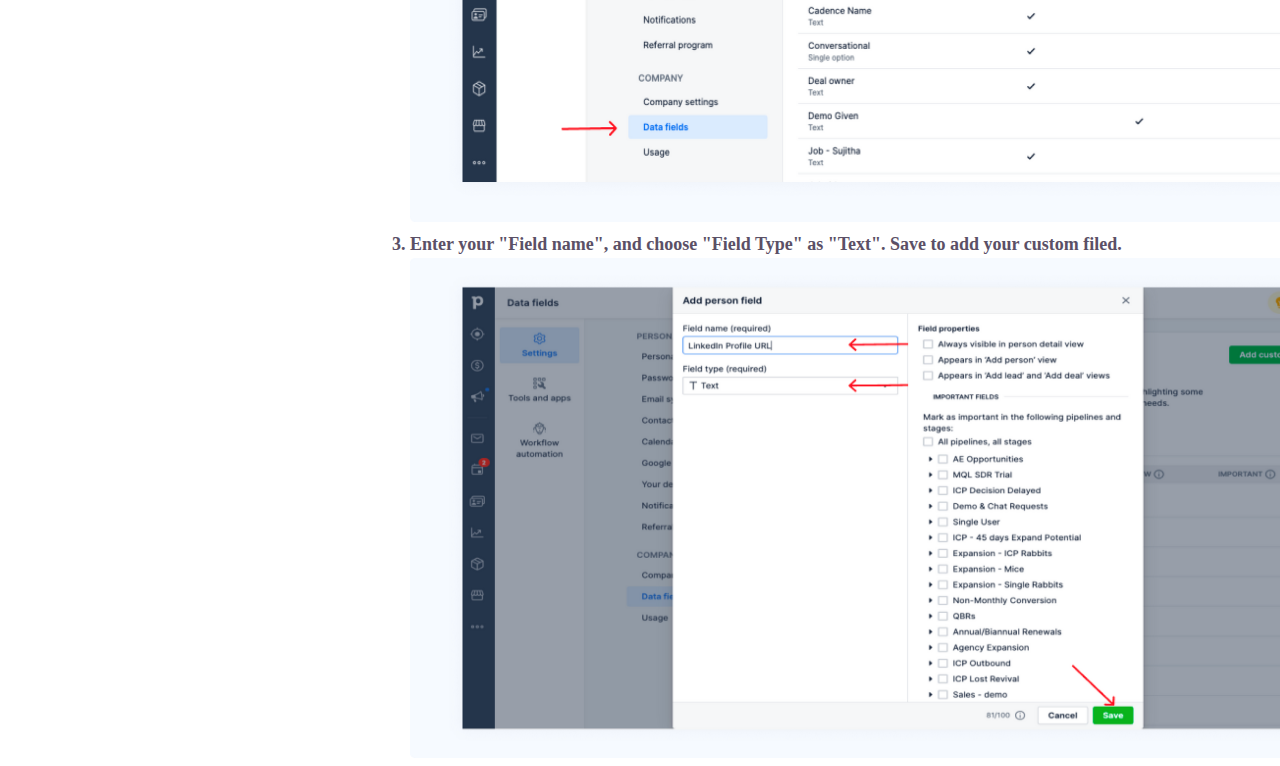
<file: pipedrive-docs/query5/index.html>
<!DOCTYPE html>
<html lang="en">
<head>
    <meta charset="UTF-8">
    <meta http-equiv="X-UA-Compatible" content="IE=edge">
    <meta name="viewport" content="width=device-width, initial-scale=1.0">
    <title>pipedriveQ5</title>
    <link rel="stylesheet" href="style.css">
</head>
<body>
   <!-- Heading -->
   <div class="block1">
    <div class="header"><img src="image.png" alt=""></div>
    <div class="vector"></div>
    <div class="supportDocs">Support Docs</div>
    <h1 id="heading">Pipedrive CRM With Linkport
    </div>

    <!-- Navigation -->

    <div class="navigate">
        <a href="#">Linkport support docs</a> > <a href="#">Linkport - Pipedrive</a> > How to prevent Duplicates on Linkport-Pipedrive?
    </div>


    <!-- Content -->

    <div class="heading1">How to prevent Duplicates on Linkport-Pipedrive?</div>

    <div class="text1">When you import a lead from LinkedIn to Pipedrive CRM using Linkport, the "Add to Pipedrive" option next to the leads' name changes to "Added to Pipedrive".</div>

    <div class="text2">The "Added to Pipedrive" doesn't appear for a lead that you have previously added if you have not mapped the LinkedIn profile to a field in Pipedrive.</div>

    <div class="text3">Here is how you can map the LinkedIn profile to a field in Pipedrive CRM,</div>

    <ol class="p3">
        <li>In Pipedrive CRM, go to Profile → Tools & Integrations → Settings</li><br>
        <img id="pipe" width="1000px" height="500px" src="1.png" alt="">
        <li>On the Settings page, select "Data fields", choose the "Add Custom Fields" button</li>
        <img id="pipe" width="1000px" height="500px" src="2.png" alt="">
        <li>Enter your "Field name", and choose "Field Type" as "Text". Save to add your custom filed.</li>
        <img id="pipe" width="1000px" height="500px" src="3.png" alt="">

    </ol>



    
</body>
</html>
</file>
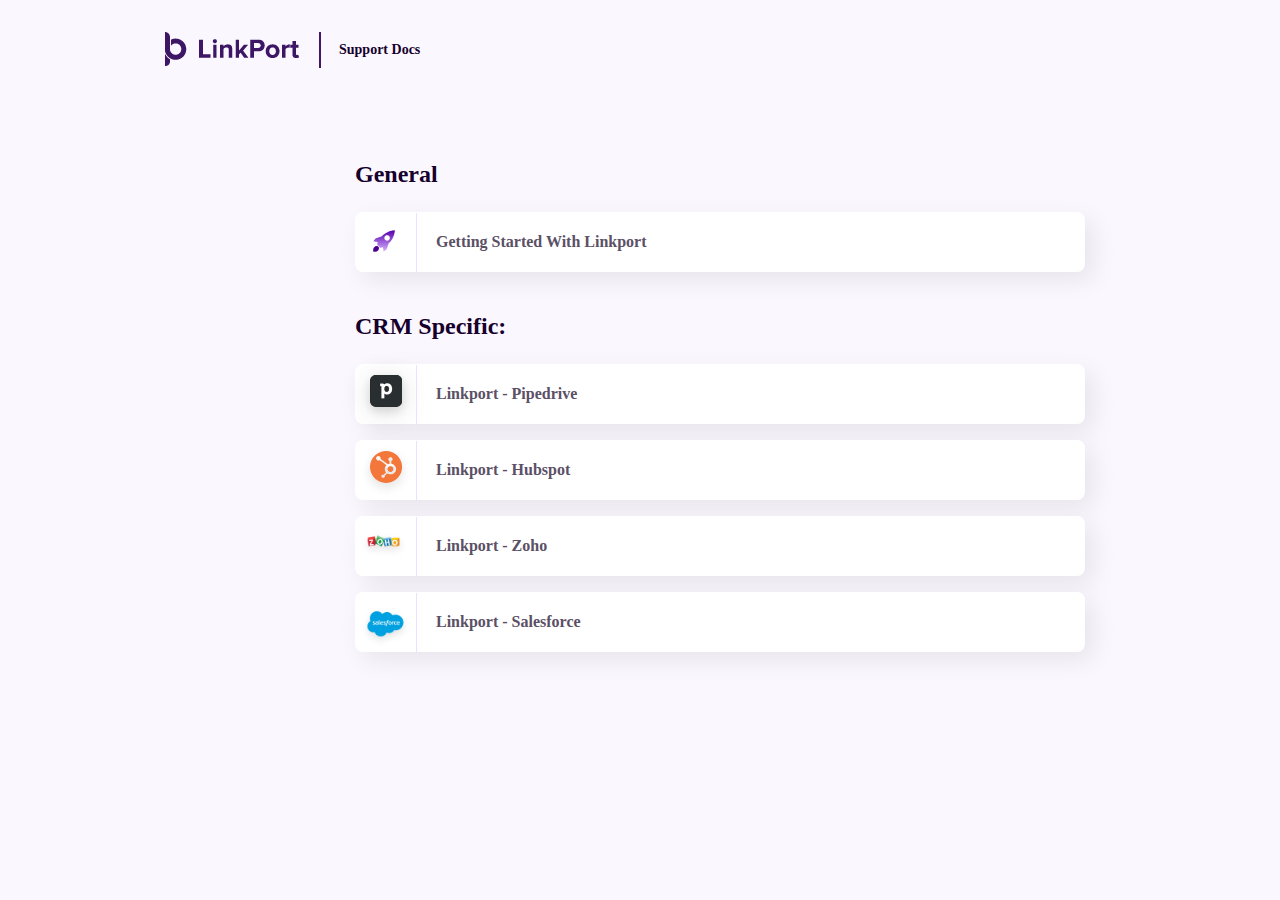
<file: Mainpage/mainpage.html>
<!DOCTYPE html>
<html lang="en">
<head>
    <meta charset="UTF-8">
    <meta http-equiv="X-UA-Compatible" content="IE=edge">
    <meta name="viewport" content="width=device-width, initial-scale=1.0">
    <title>LinkPort</title>
    <link rel="stylesheet" href="styles.css">
</head>
<body>
    
        <!-- heading -->
    <div class="heading"></div>
    <div class="vector"></div>
    <div class="supportDocs">Support Docs</div>
   
             <!-- General -->

    <div class="conten">         

    <div class="general">General</div>
    <div class="list">
        <table>
            <tr>
                <td class="img-style"><img id="start" src="Group 2281.png"  alt=""></td>
                <td class="line-style1"><img src="Line 5.png" alt=""></td>
                <td class="text-style1">Getting Started With Linkport</td>
            </tr>
        </table>
    </div>

   <!-- CRM Specific -->

   <div id="crm-heading">CRM Specific:</div>
   <div class="list1">
    <table>
        <tr>
            <td class="img-style1"><img src="image 31.png" alt=""></td>
            <td class="line-style1"><img src="Line 5.png" alt=""></td>
            <td class="text-style1">Linkport - Pipedrive</td>
        </tr>
     </table>
    </div>
    <div class="list2">
        <table>
        <tr>
            <td><img src="image 32.png" alt=""></td>
            <td class="line-style1"><img src="Line 5.png" alt=""></td>
            <td class="text-style2">Linkport - Hubspot</td>
        </tr>
        </table>
    </div>
    <div class="list3">
        <table>
        <tr>
            <td><img id="zoho" src="zoho-logo-512px (1) 1.png" alt=""></td>
            <td class="line-style1"><img src="Line 5.png" alt=""></td>
            <td class="text-style3">Linkport - Zoho</td>
        </tr>
        </table>
    </div>
    <div class="list4">
        <table>
        <tr>
            <td><img id="salesforce" src="Group 2279.png" alt=""></td>
            <td class="line-style1"><img src="Line 5.png" alt=""></td>
            <td class="text-style4">Linkport - Salesforce</td>
        </tr>
        </table>
    </div>
        
   
</div>
    
</body>
</html>
</file>
<file: crm-hobspot/styles.css>
.block1{
position: absolute;
width: 100%;
height: 298px;
left: 0px;
top: 0px;

background: #FBF7FF;
}
.header {
    position: absolute;
    width: 134px;
    height: 34px;
    left: 165px;
    top: 32px;
}
.vector{
position: absolute;
width: 0px;
height: 34px;
left: 319px;
top: 32px;

border: 1px solid #3D1665;
}

.supportDocs{
position: absolute;
width: 100px;
height: 17px;
left: 339px;
top: 41px;

font-family: 'Montserrat';
font-style: normal;
font-weight: 700;
font-size: 14px;
line-height: 17px;
/* identical to box height */
color: #16002C;
}

#heading{

position: absolute;
width: 510px;
height: 72px;
left: 115px;
top: 146px;

font-family: 'Montserrat';
font-style: normal;
font-weight: 800;
font-size: 48px;
line-height: 72px;
/* identical to box height, or 150% */

text-align: center;

color: #16002C;

}

 a{

    text-decoration: none;
    color: #7F27D5;
}

.navigate{
text-decoration: none;
position: absolute;
width: 340px;
height: 28px;
left: 310px;
top: 314px;

font-family: 'Open Sans';
font-style: normal;
font-weight: 600;
font-size: 16px;
line-height: 28px;
color: #7F27D5;

}

.text-style{
position: absolute;
width: 50rem;
height: 28px;
left: 310px;
top: 422px;
font-family: 'Montserrat';
font-style: normal;
font-weight: 700;
font-size: 24px;
line-height: 28px;
color: #16002C;

}
.item1, .item2, .item3, .item4, .item5{
position: absolute;
width: 542px;
height: 28px;
left: 310px;
font-family: 'Open Sans';
font-style: normal;
font-weight: 600;
font-size: 16px;
line-height: 28px;
color: #7F27D5;

}
.item1{
    top: 490px;
}
.item2{
    top: 542px;
}

.item3{
    top: 588px;
}
.item4{
    top: 632px;
}

/* .item5{
    top: 666px
} */

.line-dotted1, .line-dotted2, .line-dotted3, .line-dotted4, .line-dotted5{
position: absolute;
width: 730px;
height: 0px;
left: 310px;
border: 1px dashed #EFDFFF;
}
.line-dotted1{
    top: 526px;
}
.line-dotted2{
    top: 575px;
}
.line-dotted3{
    top:  624px;
}
.line-dotted4{
    top: 668px;

}
/* .line-dotted5{
    top: 702px;

} */
</file>
<file: crm-pipedrive/styles.css>
.block1{
position: absolute;
width: 100%;
height: 298px;
left: 0px;
top: 0px;
font-family: 'Montserrat';
background: #FBF7FF;
}
.header {
    position: absolute;
    width: 134px;
    height: 34px;
    left: 165px;
    top: 32px;
}
.vector{
position: absolute;
width: 0px;
height: 34px;
left: 319px;
top: 32px;

border: 1px solid #3D1665;
}

.supportDocs{
position: absolute;
width: 100px;
height: 17px;
left: 339px;
top: 41px;

font-family: 'Montserrat';
font-style: normal;
font-weight: 700;
font-size: 14px;
line-height: 17px;
/* identical to box height */
color: #16002C;
}

#heading{

position: absolute;
width: 510px;
height: 72px;
left: 115px;
top: 146px;
font-family: 'Montserrat';
font-style: normal;
font-weight: 800;
font-size: 48px;
line-height: 72px;
text-align: center;
color: #16002C;

}

 a{

    text-decoration: none;
    color: #7F27D5;
}

.navigate{
text-decoration: none;
position: absolute;
width: 340px;
height: 28px;
left: 310px;
top: 314px;

font-family: 'Open Sans';
font-style: normal;
font-weight: 600;
font-size: 16px;
line-height: 28px;
color: #7F27D5;

}

.text-style{
position: absolute;
width: 50rem;
height: 28px;
left: 310px;
top: 422px;
font-family: 'Montserrat';
font-style: normal;
font-weight: 700;
font-size: 24px;
line-height: 28px;
color: #16002C;

}
.item1, .item2, .item3, .item4, .item5{
position: absolute;
width: 542px;
height: 28px;
left: 310px;
font-family: 'Open Sans';
font-style: normal;
font-weight: 600;
font-size: 16px;
line-height: 28px;
color: #7F27D5;

}
.item1{
    top: 490px;
}
.item2{
    top: 542px;
}

.item3{
    top: 588px;
}
.item4{
    top: 632px;
}

.item5{
    top: 676px
}

.line-dotted1, .line-dotted2, .line-dotted3, .line-dotted4, .line-dotted5{
position: absolute;
width: 730px;
height: 0px;
left: 310px;
border: 1px dashed #EFDFFF;
}
.line-dotted1{
    top: 526px;
}
.line-dotted2{
    top: 575px;
}
.line-dotted3{
    top:  624px;
}
.line-dotted4{
    top: 668px;

}
.line-dotted5{
    top: 712px;

}
</file>
<file: hubspot-docs /query1/style.css>
.block1{
    position: absolute;
    width: 100%;
    height: 328px;
    left: 0px;
    top: 0px;
    
    background: #FBF7FF;
    }
    .header {
        position: absolute;
        width: 134px;
        height: 34px;
        left: 165px;
        top: 32px;
    }
    .vector{
    position: absolute;
    width: 0px;
    height: 34px;
    left: 319px;
    top: 32px;
    
    border: 1px solid #3D1665;
    }
    
    .supportDocs{
    position: absolute;
    width: 100px;
    height: 17px;
    left: 339px;
    top: 41px;
    
    font-family: 'Montserrat';
    font-style: normal;
    font-weight: 700;
    font-size: 14px;
    line-height: 17px;
    color: #16002C;
    }
    
    #heading{
    position: absolute;
    width: 970px;
    height: 72px;
    /* left: 115px; */
    top: 146px;
    font-family: 'Montserrat';
    font-style: normal;
    font-weight: 800;
    font-size: 48px;
    line-height: 72px;
    text-align: center;
    
    color: #16002C;
    
    }

    a{

        text-decoration: none;
        color: #7F27D5;
    }
    
    .navigate{
    text-decoration: none;
    position: absolute;
    width: 670px;
    height: 28px;
    left: 390px;
    top: 338px;
    
    font-family: 'Open Sans';
    font-style: normal;
    font-weight: 600;
    font-size: 16px;
    line-height: 28px;
    color: #7F27D5;
    
    }

    .heading1{
        position: absolute;
        width: 746px;
        height: 28px;
        left: 390px;
        top: 430px;

        font-family: 'Montserrat';
        font-style: normal;
        font-weight: 700;
        font-size: 32px;
        line-height: 28px;
        color: #16002C;
    }

    .text1{
        position: absolute;
        width: 325px;
        height: 28px;
        left: 390px;
        top: 498px;

        font-family: 'Montserrat';
        font-style: normal;
        font-weight: 700;
        font-size: 24px;
        line-height: 28px;
        color: #16002C;
    }

    .p1{
        position: absolute;
        width: 730px;
        height: 102px;
        left: 390px;
        top: 522px;

        font-family: 'Open Sans';
        font-style: normal;
        font-weight: 600;
        font-size: 16px;
        line-height: 28px;
        color: #5B5066;
    }
   #here{
    text-decoration: underline;
    color:#9b9797
   }

   #note{
    position: absolute;
        width: 730px;
        height: 102px;
        left: 390px;
        top: 622px;

        font-family: 'Open Sans';
        font-style: normal;
   
        font-size: 16px;
        line-height: 28px;
    font-weight: bold;
   }

   .text2{
    position: absolute;
    width: 325px;
    height: 28px;
    left: 390px;
    top: 600px;

    font-family: 'Montserrat';
    font-style: normal;
    font-weight: 700;
    font-size: 24px;
    line-height: 28px;
    color: #16002C;
}

.p2{
    position: absolute;
        width: 730px;
        height: 102px;
        left: 390px;
        top: 622px;

        font-family: 'Open Sans';
        font-style: normal;
        font-weight: 600;
        font-size: 16px;
        line-height: 28px;
        color: #5B5066;
}

.p3{
    position: absolute;
    width: 730px;
    height: 102px;
    left: 370px;
    top: 692px;
    font-family: 'Open Sans';
    font-style: normal;
    font-weight: 600;
    font-size: 16px;
    line-height: 28px;
    color: #5B5066;

}

#pipe{
 
    margin-left: -20px;
}
</file>
<file: hubspot-docs /query2/style.css>
.block1{
    position: absolute;
    width: 100%;
    height: 328px;
    left: 0px;
    top: 0px;
    
    background: #FBF7FF;
    }
    .header {
        position: absolute;
        width: 134px;
        height: 34px;
        left: 165px;
        top: 32px;
    }
    .vector{
    position: absolute;
    width: 0px;
    height: 34px;
    left: 319px;
    top: 32px;
    
    border: 1px solid #3D1665;
    }
    
    .supportDocs{
    position: absolute;
    width: 100px;
    height: 17px;
    left: 339px;
    top: 41px;
    
    font-family: 'Montserrat';
    font-style: normal;
    font-weight: 700;
    font-size: 14px;
    line-height: 17px;
    color: #16002C;
    }
    
    #heading{
    position: absolute;
    width: 970px;
    height: 72px;
    /* left: 115px; */
    top: 146px;
    font-family: 'Montserrat';
    font-style: normal;
    font-weight: 800;
    font-size: 48px;
    line-height: 72px;
    text-align: center;
    
    color: #16002C;
    
    }


    a{

        text-decoration: none;
        color: #7F27D5;
    }
    
    .navigate{
    text-decoration: none;
    position: absolute;
    width: 780px;
    height: 28px;
    left: 390px;
    top: 338px;
    
    font-family: 'Open Sans';
    font-style: normal;
    font-weight: 600;
    font-size: 16px;
    line-height: 28px;
    color: #7F27D5;
    
    }

    .heading1{
        
        position: absolute;
        width: 746px;
        height: 28px;
        left: 390px;
        top: 430px;

        font-family: 'Montserrat';
        font-style: normal;
        font-weight: 700;
        font-size: 32px;
        line-height: 28px;
        color: #16002C;
    }

    .text1{
        position: absolute;
        width: 925px;
        height: 28px;
        left: 390px;
        top: 538px;
        font-family: 'Montserrat';
        font-style: normal;
        font-weight: 600;
        font-size: 18px;
        line-height: 28px;
        color: #5B5066;
    }

    #here{
        text-decoration: underline;
        color:#9b9797
       }

       .text2{
        position: absolute;
        width: 725px;
        height: 28px;
        left: 390px;
        top: 650px;
    
        font-family: 'Montserrat';
        font-style: normal;
        font-weight: 700;
        font-size: 24px;
        line-height: 28px;
        color: #16002C;

       }

       .p3{
        position: absolute;
        width: 730px;
        height: 102px;
        left: 370px;
        top: 692px;
        font-family: 'Open Sans';
        font-style: normal;
        font-weight: 600;
        font-size: 18px;
        line-height: 28px;
        color: #5B5066;
    
    }

    #pipe{
        margin-left: -20px;
    }

     
    #pipe1{
        width:630px;
        margin-left: -20px;
    }
</file>
<file: hubspot-docs /query3/style.css>
.block1{
    position: absolute;
    width: 100%;
    height: 328px;
    left: 0px;
    top: 0px;
    
    background: #FBF7FF;
    }
    .header {
        position: absolute;
        width: 134px;
        height: 34px;
        left: 165px;
        top: 32px;
    }
    .vector{
    position: absolute;
    width: 0px;
    height: 34px;
    left: 319px;
    top: 32px;
    
    border: 1px solid #3D1665;
    }
    
    .supportDocs{
    position: absolute;
    width: 100px;
    height: 17px;
    left: 339px;
    top: 41px;
    
    font-family: 'Montserrat';
    font-style: normal;
    font-weight: 700;
    font-size: 14px;
    line-height: 17px;
    color: #16002C;
    }
    
    #heading{
    position: absolute;
    width: 970px;
    height: 72px;
    /* left: 115px; */
    top: 146px;
    font-family: 'Montserrat';
    font-style: normal;
    font-weight: 800;
    font-size: 48px;
    line-height: 72px;
    text-align: center;
    
    color: #16002C;
    
    }


    a{

        text-decoration: none;
        color: #7F27D5;
    }
    
    .navigate{
    text-decoration: none;
    position: absolute;
    width: 680px;
    height: 28px;
    left: 390px;
    top: 338px;
    
    font-family: 'Open Sans';
    font-style: normal;
    font-weight: 600;
    font-size: 16px;
    line-height: 28px;
    color: #7F27D5;
    
    }
    .heading1{
        position: absolute;
        width: 746px;
        height: 28px;
        left: 390px;
        top: 430px;

        font-family: 'Montserrat';
        font-style: normal;
        font-weight: 700;
        font-size: 32px;
        line-height: 28px;
        color: #16002C;
    }
.text1{
        position: absolute;
        width: 925px;
        height: 28px;
        left: 390px;
        top: 498px;

        font-family: 'Montserrat';
        font-style: normal;
        font-weight: 600;
        font-size: 18px;
        line-height: 28px;
        color: #5B5066;

}
.text2{
    position: absolute;
    width: 620px;
    height: 28px;
    left: 390px;
    top: 558px;

    font-family: 'Montserrat';
    font-style: normal;
    font-weight: 600;
    font-size: 18px;
    line-height: 28px;
    color: #5B5066;

}
.p3{
     position: absolute;
    width: 730px;
    height: 102px;
    left: 370px;
    top: 605px;
    font-family: 'Open Sans';
    font-style: normal;
    font-weight: 600;
    font-size: 18px;
    line-height: 28px;
    color: #5B5066;
}
.p4{
    position: absolute;
    width: 730px;
    height: 102px;
    left: 370px;
    top: 735px;
    font-family: 'Open Sans';
    font-style: normal;
    font-weight: 600;
    font-size: 18px;
    line-height: 28px;
    color: #5B5066;

}

.text3{
    position: absolute;
    width: 620px;
    height: 28px;
    left: 20px;
    top: 758px;

    font-family: 'Montserrat';
    font-style: normal;
    font-weight: 600;
    font-size: 20px;
    line-height: 28px;
    color: #5B5066;

}

.p5{
    position: absolute;
    width: 730px;
    height: 102px;
    left: 10px;
    top:795px;
    font-family: 'Open Sans';
    font-style: normal;
    font-weight: 600;
    font-size: 18px;
    line-height: 28px;
    color: #5B5066;

}

.text4{
    position: absolute;
    width: 920px;
    height: 28px;
    left: 410px;
    top: 240vh;
    font-family: 'Montserrat';
    font-style: normal;
    font-weight: 600;
    font-size: 20px;
    line-height: 28px;
    color: #5B5066;

}
.p6{
    position: absolute;
    width: 920px;
    height: 28px;
    left: 410px;
    top: 246vh;
    margin-left: -20px;
    font-family: 'Montserrat';
    font-style: normal;
    font-weight: 600;
    font-size: 20px;
    line-height: 28px;
    color: #5B5066;

}
</file>
<file: hubspot-docs /query4/style.css>
.block1{
    position: absolute;
    width: 100%;
    height: 328px;
    left: 0px;
    top: 0px;
    
    background: #FBF7FF;
    }
    .header {
        position: absolute;
        width: 134px;
        height: 34px;
        left: 165px;
        top: 32px;
    }
    .vector{
    position: absolute;
    width: 0px;
    height: 34px;
    left: 319px;
    top: 32px;
    
    border: 1px solid #3D1665;
    }
    
    .supportDocs{
    position: absolute;
    width: 100px;
    height: 17px;
    left: 339px;
    top: 41px;
    
    font-family: 'Montserrat';
    font-style: normal;
    font-weight: 700;
    font-size: 14px;
    line-height: 17px;
    color: #16002C;
    }
    
    #heading{
    position: absolute;
    width: 970px;
    height: 72px;
    /* left: 115px; */
    top: 146px;
    font-family: 'Montserrat';
    font-style: normal;
    font-weight: 800;
    font-size: 48px;
    line-height: 72px;
    text-align: center;
    
    color: #16002C;
    
    }


    a{

        text-decoration: none;
        color: #7F27D5;
    }
    
    .navigate{
    text-decoration: none;
    position: absolute;
    width: 735px;
    height: 28px;
    left: 390px;
    top: 338px;
    
    font-family: 'Open Sans';
    font-style: normal;
    font-weight: 600;
    font-size: 16px;
    line-height: 28px;
    color: #7F27D5;
    
    }

    .heading1{
        position: absolute;
        width: 810px;
        height: 28px;
        left: 390px;
        top: 430px;

        font-family: 'Montserrat';
        font-style: normal;
        font-weight: 700;
        font-size: 32px;
        line-height: 28px;
        color: #16002C;
    }

    .text1{
        position: absolute;
        width: 925px;
        height: 28px;
        left: 390px;
        top: 498px;

        font-family: 'Montserrat';
        font-style: normal;
        font-weight: 600;
        font-size: 18px;
        line-height: 28px;
        color: #5B5066;

    }

    .text2{
        position: absolute;
        width: 620px;
        height: 28px;
        left: 390px;
        top: 558px;
    
        font-family: 'Montserrat';
        font-style: normal;
        font-weight: 600;
        font-size: 18px;
        line-height: 28px;
        color: #5B5066;
    
    }
    .text3{
        position: absolute;
        width: 620px;
        height: 28px;
        left: 390px;
        top: 648px;
    
        font-family: 'Montserrat';
        font-style: normal;
        font-weight: 600;
        font-size: 18px;
        line-height: 28px;
        color: #5B5066;
    
    }

    .text4{
        position: absolute;
        width: 620px;
        height: 28px;
        left: 390px;
        top: 708px;
    
        font-family: 'Montserrat';
        font-style: normal;
        font-weight: 600;
        font-size: 18px;
        line-height: 28px;
        color: #5B5066;
    
    }

    #here{
        text-decoration: underline;
        color:#9b9797
       }

       .text5{
        position: absolute;
        width: 620px;
        height: 28px;
        left: 390px;
        top: 758px;
    
        font-family: 'Montserrat';
        font-style: normal;
        font-weight: 800;
        font-size: 20px;
        line-height: 28px;
        color: #5B5066;
    
    }

    .p3{
        position: absolute;
       width: 730px;
       height: 102px;
       left: 370px;
       top: 775px;
       font-family: 'Open Sans';
       font-style: normal;
       font-weight: 600;
       font-size: 18px;
       line-height: 28px;
       color: #5B5066;
   }

   .text6{
    position: absolute;
    width: 620px;
    height: 28px;
    left: 390px;
    top: 918px;

    font-family: 'Montserrat';
    font-style: normal;
    font-weight: 800;
    font-size: 20px;
    line-height: 28px;
    color: #5B5066;

}

.p4{
    position: absolute;
    width: 730px;
    height: 102px;
    left: 370px;
    top: 940px;
    font-family: 'Open Sans';
    font-style: normal;
    font-weight: 600;
    font-size: 18px;
    line-height: 28px;
    color: #5B5066;

}

#pipe{
    margin-left: -20px;
}

.text7{
    position: absolute;
    width: 620px;
    height: 28px;
    left: 390px;
    top: 187vh;

    font-family: 'Montserrat';
    font-style: normal;
    font-weight: 800;
    font-size: 20px;
    line-height: 28px;
    color: #5B5066;

}

.p5{
    position: absolute;
    width: 730px;
    height: 102px;
    left: 370px;
    top: 190vh;
    font-family: 'Open Sans';
    font-style: normal;
    font-weight: 600;
    font-size: 18px;
    line-height: 28px;
    color: #5B5066;

}

#move{
    margin-left: 20vh;
}
</file>
<file: pipedrive-docs/query1/style.css>
.block1{
    position: absolute;
    width: 100%;
    height: 328px;
    left: 0px;
    top: 0px;
    
    background: #FBF7FF;
    }
    .header {
        position: absolute;
        width: 134px;
        height: 34px;
        left: 165px;
        top: 32px;
    }
    .vector{
    position: absolute;
    width: 0px;
    height: 34px;
    left: 319px;
    top: 32px;
    
    border: 1px solid #3D1665;
    }
    
    .supportDocs{
    position: absolute;
    width: 100px;
    height: 17px;
    left: 339px;
    top: 41px;
    
    font-family: 'Montserrat';
    font-style: normal;
    font-weight: 700;
    font-size: 14px;
    line-height: 17px;
    color: #16002C;
    }
    
    #heading{
    position: absolute;
    width: 970px;
    height: 72px;
    /* left: 115px; */
    top: 146px;
    font-family: 'Montserrat';
    font-style: normal;
    font-weight: 800;
    font-size: 48px;
    line-height: 72px;
    text-align: center;
    
    color: #16002C;
    
    }

    a{

        text-decoration: none;
        color: #7F27D5;
    }
    
    .navigate{
    text-decoration: none;
    position: absolute;
    width: 670px;
    height: 28px;
    left: 390px;
    top: 338px;
    
    font-family: 'Open Sans';
    font-style: normal;
    font-weight: 600;
    font-size: 16px;
    line-height: 28px;
    color: #7F27D5;
    
    }

    .heading1{
        position: absolute;
        width: 746px;
        height: 28px;
        left: 390px;
        top: 430px;

        font-family: 'Montserrat';
        font-style: normal;
        font-weight: 700;
        font-size: 32px;
        line-height: 28px;
        color: #16002C;
    }

    .text1{
        position: absolute;
        width: 325px;
        height: 28px;
        left: 390px;
        top: 498px;

        font-family: 'Montserrat';
        font-style: normal;
        font-weight: 700;
        font-size: 24px;
        line-height: 28px;
        color: #16002C;
    }

    .p1{
        position: absolute;
        width: 730px;
        height: 102px;
        left: 390px;
        top: 522px;

        font-family: 'Open Sans';
        font-style: normal;
        font-weight: 600;
        font-size: 16px;
        line-height: 28px;
        color: #5B5066;
    }
   #here{
    text-decoration: underline;
    color:#9b9797
   }

   #note{
    position: absolute;
        width: 730px;
        height: 102px;
        left: 390px;
        top: 622px;

        font-family: 'Open Sans';
        font-style: normal;
   
        font-size: 16px;
        line-height: 28px;
    font-weight: bold;
   }

   .text2{
    position: absolute;
    width: 325px;
    height: 28px;
    left: 390px;
    top: 600px;

    font-family: 'Montserrat';
    font-style: normal;
    font-weight: 700;
    font-size: 24px;
    line-height: 28px;
    color: #16002C;
}

.p2{
    position: absolute;
        width: 730px;
        height: 102px;
        left: 390px;
        top: 622px;

        font-family: 'Open Sans';
        font-style: normal;
        font-weight: 600;
        font-size: 16px;
        line-height: 28px;
        color: #5B5066;
}

.p3{
    position: absolute;
    width: 730px;
    height: 102px;
    left: 370px;
    top: 692px;
    font-family: 'Open Sans';
    font-style: normal;
    font-weight: 600;
    font-size: 16px;
    line-height: 28px;
    color: #5B5066;

}

#pipe{
 
    margin-left: -20px;
}
</file>
<file: pipedrive-docs/query2/style.css>
.block1{
    position: absolute;
    width: 100%;
    height: 328px;
    left: 0px;
    top: 0px;
    
    background: #FBF7FF;
    }
    .header {
        position: absolute;
        width: 134px;
        height: 34px;
        left: 165px;
        top: 32px;
    }
    .vector{
    position: absolute;
    width: 0px;
    height: 34px;
    left: 319px;
    top: 32px;
    
    border: 1px solid #3D1665;
    }
    
    .supportDocs{
    position: absolute;
    width: 100px;
    height: 17px;
    left: 339px;
    top: 41px;
    
    font-family: 'Montserrat';
    font-style: normal;
    font-weight: 700;
    font-size: 14px;
    line-height: 17px;
    color: #16002C;
    }
    
    #heading{
    position: absolute;
    width: 970px;
    height: 72px;
    /* left: 115px; */
    top: 146px;
    font-family: 'Montserrat';
    font-style: normal;
    font-weight: 800;
    font-size: 48px;
    line-height: 72px;
    text-align: center;
    
    color: #16002C;
    
    }


    a{

        text-decoration: none;
        color: #7F27D5;
    }
    
    .navigate{
    text-decoration: none;
    position: absolute;
    width: 670px;
    height: 28px;
    left: 390px;
    top: 338px;
    
    font-family: 'Open Sans';
    font-style: normal;
    font-weight: 600;
    font-size: 16px;
    line-height: 28px;
    color: #7F27D5;
    
    }

    .heading1{
        position: absolute;
        width: 746px;
        height: 28px;
        left: 390px;
        top: 430px;

        font-family: 'Montserrat';
        font-style: normal;
        font-weight: 700;
        font-size: 32px;
        line-height: 28px;
        color: #16002C;
    }

    .text1{
        position: absolute;
        width: 925px;
        height: 28px;
        left: 390px;
        top: 498px;

        font-family: 'Montserrat';
        font-style: normal;
        font-weight: 600;
        font-size: 18px;
        line-height: 28px;
        color: #5B5066;
    }

    #here{
        text-decoration: underline;
        color:#9b9797
       }

       .text2{
        position: absolute;
        width: 725px;
        height: 28px;
        left: 390px;
        top: 650px;
    
        font-family: 'Montserrat';
        font-style: normal;
        font-weight: 700;
        font-size: 24px;
        line-height: 28px;
        color: #16002C;

       }

       .p3{
        position: absolute;
        width: 730px;
        height: 102px;
        left: 370px;
        top: 692px;
        font-family: 'Open Sans';
        font-style: normal;
        font-weight: 600;
        font-size: 18px;
        line-height: 28px;
        color: #5B5066;
    
    }

    #pipe{
        margin-left: -20px;
    }

     
    #pipe1{
        width:630px;
        margin-left: -20px;
    }
</file>
<file: pipedrive-docs/query3/style.css>
.block1{
    position: absolute;
    width: 100%;
    height: 328px;
    left: 0px;
    top: 0px;
    
    background: #FBF7FF;
    }
    .header {
        position: absolute;
        width: 134px;
        height: 34px;
        left: 165px;
        top: 32px;
    }
    .vector{
    position: absolute;
    width: 0px;
    height: 34px;
    left: 319px;
    top: 32px;
    
    border: 1px solid #3D1665;
    }
    
    .supportDocs{
    position: absolute;
    width: 100px;
    height: 17px;
    left: 339px;
    top: 41px;
    
    font-family: 'Montserrat';
    font-style: normal;
    font-weight: 700;
    font-size: 14px;
    line-height: 17px;
    color: #16002C;
    }
    
    #heading{
    position: absolute;
    width: 970px;
    height: 72px;
    /* left: 115px; */
    top: 146px;
    font-family: 'Montserrat';
    font-style: normal;
    font-weight: 800;
    font-size: 48px;
    line-height: 72px;
    text-align: center;
    
    color: #16002C;
    
    }


    a{

        text-decoration: none;
        color: #7F27D5;
    }
    
    .navigate{
    text-decoration: none;
    position: absolute;
    width: 680px;
    height: 28px;
    left: 390px;
    top: 338px;
    
    font-family: 'Open Sans';
    font-style: normal;
    font-weight: 600;
    font-size: 16px;
    line-height: 28px;
    color: #7F27D5;
    
    }
    .heading1{
        position: absolute;
        width: 746px;
        height: 28px;
        left: 390px;
        top: 430px;

        font-family: 'Montserrat';
        font-style: normal;
        font-weight: 700;
        font-size: 32px;
        line-height: 28px;
        color: #16002C;
    }
.text1{
        position: absolute;
        width: 925px;
        height: 28px;
        left: 390px;
        top: 498px;

        font-family: 'Montserrat';
        font-style: normal;
        font-weight: 600;
        font-size: 18px;
        line-height: 28px;
        color: #5B5066;

}
.text2{
    position: absolute;
    width: 620px;
    height: 28px;
    left: 390px;
    top: 558px;

    font-family: 'Montserrat';
    font-style: normal;
    font-weight: 600;
    font-size: 18px;
    line-height: 28px;
    color: #5B5066;

}
.p3{
     position: absolute;
    width: 730px;
    height: 102px;
    left: 370px;
    top: 605px;
    font-family: 'Open Sans';
    font-style: normal;
    font-weight: 600;
    font-size: 18px;
    line-height: 28px;
    color: #5B5066;
}
.p4{
    position: absolute;
    width: 730px;
    height: 102px;
    left: 370px;
    top: 735px;
    font-family: 'Open Sans';
    font-style: normal;
    font-weight: 600;
    font-size: 18px;
    line-height: 28px;
    color: #5B5066;

}

.text3{
    position: absolute;
    width: 620px;
    height: 28px;
    left: 20px;
    top: 758px;

    font-family: 'Montserrat';
    font-style: normal;
    font-weight: 600;
    font-size: 20px;
    line-height: 28px;
    color: #5B5066;

}

.p5{
    position: absolute;
    width: 730px;
    height: 102px;
    left: 10px;
    top:795px;
    font-family: 'Open Sans';
    font-style: normal;
    font-weight: 600;
    font-size: 18px;
    line-height: 28px;
    color: #5B5066;

}

.text4{
    position: absolute;
    width: 920px;
    height: 28px;
    left: 410px;
    top: 240vh;

    font-family: 'Montserrat';
    font-style: normal;
    font-weight: 600;
    font-size: 20px;
    line-height: 28px;
    color: #5B5066;

}
.p6{
    position: absolute;
    width: 920px;
    height: 28px;
    left: 410px;
    top: 246vh;
    margin-left: -20px;
    font-family: 'Montserrat';
    font-style: normal;
    font-weight: 600;
    font-size: 20px;
    line-height: 28px;
    color: #5B5066;

}
</file>
<file: pipedrive-docs/query4/style.css>
.block1{
    position: absolute;
    width: 100%;
    height: 328px;
    left: 0px;
    top: 0px;
    
    background: #FBF7FF;
    }
    .header {
        position: absolute;
        width: 134px;
        height: 34px;
        left: 165px;
        top: 32px;
    }
    .vector{
    position: absolute;
    width: 0px;
    height: 34px;
    left: 319px;
    top: 32px;
    
    border: 1px solid #3D1665;
    }
    
    .supportDocs{
    position: absolute;
    width: 100px;
    height: 17px;
    left: 339px;
    top: 41px;
    
    font-family: 'Montserrat';
    font-style: normal;
    font-weight: 700;
    font-size: 14px;
    line-height: 17px;
    color: #16002C;
    }
    
    #heading{
    position: absolute;
    width: 970px;
    height: 72px;
    /* left: 115px; */
    top: 146px;
    font-family: 'Montserrat';
    font-style: normal;
    font-weight: 800;
    font-size: 48px;
    line-height: 72px;
    text-align: center;
    
    color: #16002C;
    
    }


    a{

        text-decoration: none;
        color: #7F27D5;
    }
    
    .navigate{
    text-decoration: none;
    position: absolute;
    width: 735px;
    height: 28px;
    left: 390px;
    top: 338px;
    
    font-family: 'Open Sans';
    font-style: normal;
    font-weight: 600;
    font-size: 16px;
    line-height: 28px;
    color: #7F27D5;
    
    }

    .heading1{
        position: absolute;
        width: 810px;
        height: 28px;
        left: 390px;
        top: 430px;

        font-family: 'Montserrat';
        font-style: normal;
        font-weight: 700;
        font-size: 32px;
        line-height: 28px;
        color: #16002C;
    }

    .text1{
        position: absolute;
        width: 925px;
        height: 28px;
        left: 390px;
        top: 498px;

        font-family: 'Montserrat';
        font-style: normal;
        font-weight: 600;
        font-size: 18px;
        line-height: 28px;
        color: #5B5066;

    }

    .text2{
        position: absolute;
        width: 620px;
        height: 28px;
        left: 390px;
        top: 558px;
    
        font-family: 'Montserrat';
        font-style: normal;
        font-weight: 600;
        font-size: 18px;
        line-height: 28px;
        color: #5B5066;
    
    }
    .text3{
        position: absolute;
        width: 620px;
        height: 28px;
        left: 390px;
        top: 648px;
    
        font-family: 'Montserrat';
        font-style: normal;
        font-weight: 600;
        font-size: 18px;
        line-height: 28px;
        color: #5B5066;
    
    }

    .text4{
        position: absolute;
        width: 620px;
        height: 28px;
        left: 390px;
        top: 708px;
    
        font-family: 'Montserrat';
        font-style: normal;
        font-weight: 600;
        font-size: 18px;
        line-height: 28px;
        color: #5B5066;
    
    }

    #here{
        text-decoration: underline;
        color:#9b9797
       }

       .text5{
        position: absolute;
        width: 620px;
        height: 28px;
        left: 390px;
        top: 758px;
    
        font-family: 'Montserrat';
        font-style: normal;
        font-weight: 800;
        font-size: 20px;
        line-height: 28px;
        color: #5B5066;
    
    }

    .p3{
        position: absolute;
       width: 730px;
       height: 102px;
       left: 370px;
       top: 775px;
       font-family: 'Open Sans';
       font-style: normal;
       font-weight: 600;
       font-size: 18px;
       line-height: 28px;
       color: #5B5066;
   }

   .text6{
    position: absolute;
    width: 620px;
    height: 28px;
    left: 390px;
    top: 918px;

    font-family: 'Montserrat';
    font-style: normal;
    font-weight: 800;
    font-size: 20px;
    line-height: 28px;
    color: #5B5066;

}

.p4{
    position: absolute;
    width: 730px;
    height: 102px;
    left: 370px;
    top: 940px;
    font-family: 'Open Sans';
    font-style: normal;
    font-weight: 600;
    font-size: 18px;
    line-height: 28px;
    color: #5B5066;

}

#pipe{
    margin-left: -20px;
}

.text7{
    position: absolute;
    width: 620px;
    height: 28px;
    left: 390px;
    top: 187vh;

    font-family: 'Montserrat';
    font-style: normal;
    font-weight: 800;
    font-size: 20px;
    line-height: 28px;
    color: #5B5066;

}

.p5{
    position: absolute;
    width: 730px;
    height: 102px;
    left: 370px;
    top: 190vh;
    font-family: 'Open Sans';
    font-style: normal;
    font-weight: 600;
    font-size: 18px;
    line-height: 28px;
    color: #5B5066;

}

#move{
    margin-left: 20vh;
}
</file>
<file: pipedrive-docs/query5/style.css>
.block1{
    position: absolute;
    width: 100%;
    height: 328px;
    left: 0px;
    top: 0px;
    
    background: #FBF7FF;
    }
    .header {
        position: absolute;
        width: 134px;
        height: 34px;
        left: 165px;
        top: 32px;
    }
    .vector{
    position: absolute;
    width: 0px;
    height: 34px;
    left: 319px;
    top: 32px;
    
    border: 1px solid #3D1665;
    }
    
    .supportDocs{
    position: absolute;
    width: 100px;
    height: 17px;
    left: 339px;
    top: 41px;
    
    font-family: 'Montserrat';
    font-style: normal;
    font-weight: 700;
    font-size: 14px;
    line-height: 17px;
    color: #16002C;
    }
    
    #heading{
    position: absolute;
    width: 970px;
    height: 72px;
    /* left: 115px; */
    top: 146px;
    font-family: 'Montserrat';
    font-style: normal;
    font-weight: 800;
    font-size: 48px;
    line-height: 72px;
    text-align: center;
    
    color: #16002C;
    
    }


    a{

        text-decoration: none;
        color: #7F27D5;
    }
    
    .navigate{
    text-decoration: none;
    position: absolute;
    width: 680px;
    height: 28px;
    left: 390px;
    top: 338px;
    
    font-family: 'Open Sans';
    font-style: normal;
    font-weight: 600;
    font-size: 16px;
    line-height: 28px;
    color: #7F27D5;
    
    }

    .heading1{
        position: absolute;
        width: 746px;
        height: 28px;
        left: 390px;
        top: 430px;

        font-family: 'Montserrat';
        font-style: normal;
        font-weight: 700;
        font-size: 32px;
        line-height: 28px;
        color: #16002C;
    }

    .text1{
        position: absolute;
        width: 925px;
        height: 28px;
        left: 390px;
        top: 498px;

        font-family: 'Montserrat';
        font-style: normal;
        font-weight: 600;
        font-size: 18px;
        line-height: 28px;
        color: #5B5066;
    }
    .text2{
        position: absolute;
        width: 925px;
        height: 28px;
        left: 390px;
        top: 598px;

        font-family: 'Montserrat';
        font-style: normal;
        font-weight: 600;
        font-size: 18px;
        line-height: 28px;
        color: #5B5066;
    }
    .text3{
        position: absolute;
        width: 925px;
        height: 28px;
        left: 390px;
        top: 698px;

        font-family: 'Montserrat';
        font-style: normal;
        font-weight: 600;
        font-size: 18px;
        line-height: 28px;
        color: #5B5066;
    }


    .p3{
        position: absolute;
        width: 730px;
        height: 102px;
        left: 370px;
        top: 712px;
        font-family: 'Open Sans';
        font-style: normal;
        font-weight: 600;
        font-size: 18px;
        line-height: 28px;
        color: #5B5066;
    
    }
</file>
<file: Mainpage/styles.css>
body{
    margin: 0;
    background: #FBF7FF;;
}

.heading {
    position: absolute;
    width: 134px;
    height: 34px;
    left: 165px;
    top: 32px;
    background: url(image.png);
}
.vector{
position: absolute;
width: 0px;
height: 34px;
left: 319px;
top: 32px;

border: 1px solid #3D1665;
}

.supportDocs{
position: absolute;
width: 100px;
height: 17px;
left: 339px;
top: 41px;
font-family: 'Montserrat';
font-style: normal;
font-weight: 700;
font-size: 14px;
line-height: 17px;
color: #16002C;
}

.general{
position: absolute;
width: 98px;
height: 28px;
left: 355px;
top: 160px;

font-family: 'Montserrat';
font-style: normal;
font-weight: 700;
font-size: 24px;
line-height: 28px;
color: #16002C;

}

#crm-heading{
position: absolute;
width: 173px;
height: 28px;
left: 355px;
top: 312px;
font-family: 'Montserrat';
font-style: normal;
font-weight: 700;
font-size: 24px;
line-height: 28px;
color: #16002C;
}

.list, .list1, .list2, .list3, .list4{
    position: absolute;
    width: 730px;
    height: 60px;
    left: 355px;
    background: #FFFFFF;
    box-shadow: 8px 8px 24px rgba(0, 0, 0, 0.08);
    border-radius: 8px; 
}  

.list{
    top:212px;
}

.list1{
top: 364px;
}

.list2{
top: 440px;
}

.list3{
    top: 516px;
}

.list4{
    top: 592px; 
}

.text-style1, .text-style2, .text-style3, .text-style4{
    position: absolute;
    width: 542px;
    height: 2px;
    left: 80px;
    top: 15px;
    
    font-family: 'Open Sans';
    font-style: normal;
    font-weight: 600;
    font-size: 16px;
    line-height: 28px;
    color: #5B5066;
    }

    
    .line-style1, .line-style2, .line-style3, .line-style4{
    position: absolute;
     left: 60px;
     top: 0px;

    }
    
    .img-style1{
        position: absolute;
        width: 32px;
        height: 32px;
        filter: drop-shadow(0px 4px 12px rgba(0, 0, 0, 0.12));
        border-radius: 1px; 
    }
    .img-style2{
        position: absolute;
        width: 32.06px;
        height: 32px;
        top: 19px;
        left: -371px;
        filter: drop-shadow(0px 4px 12px rgba(0, 0, 0, 0.12));
    }
    .img-style3{
        position: absolute;
        width: 140px;
        height: 3.83px;
        top: -244px;
        left: -375px;
        filter: drop-shadow(0px 4px 12px rgba(0, 0, 0, 0.12));
    }
    .img-style4{
        position: absolute;
        width: 45.7px;
        height: 32px;
        
        filter: drop-shadow(0px 4px 12px rgba(0, 0, 0, 0.12)); 
    }

  #start{
    margin: 10px;
  }

  #zoho{
    height: 30px;
    margin: 10px 0px 0px 0px ;
  }
  
  #salesforce{
    width: 55px;
    margin: 10px 0px 0px 0px ;
  }

  .content{
  align-content: center;
  display: flex;
  justify-content: center;
  }
</file>
